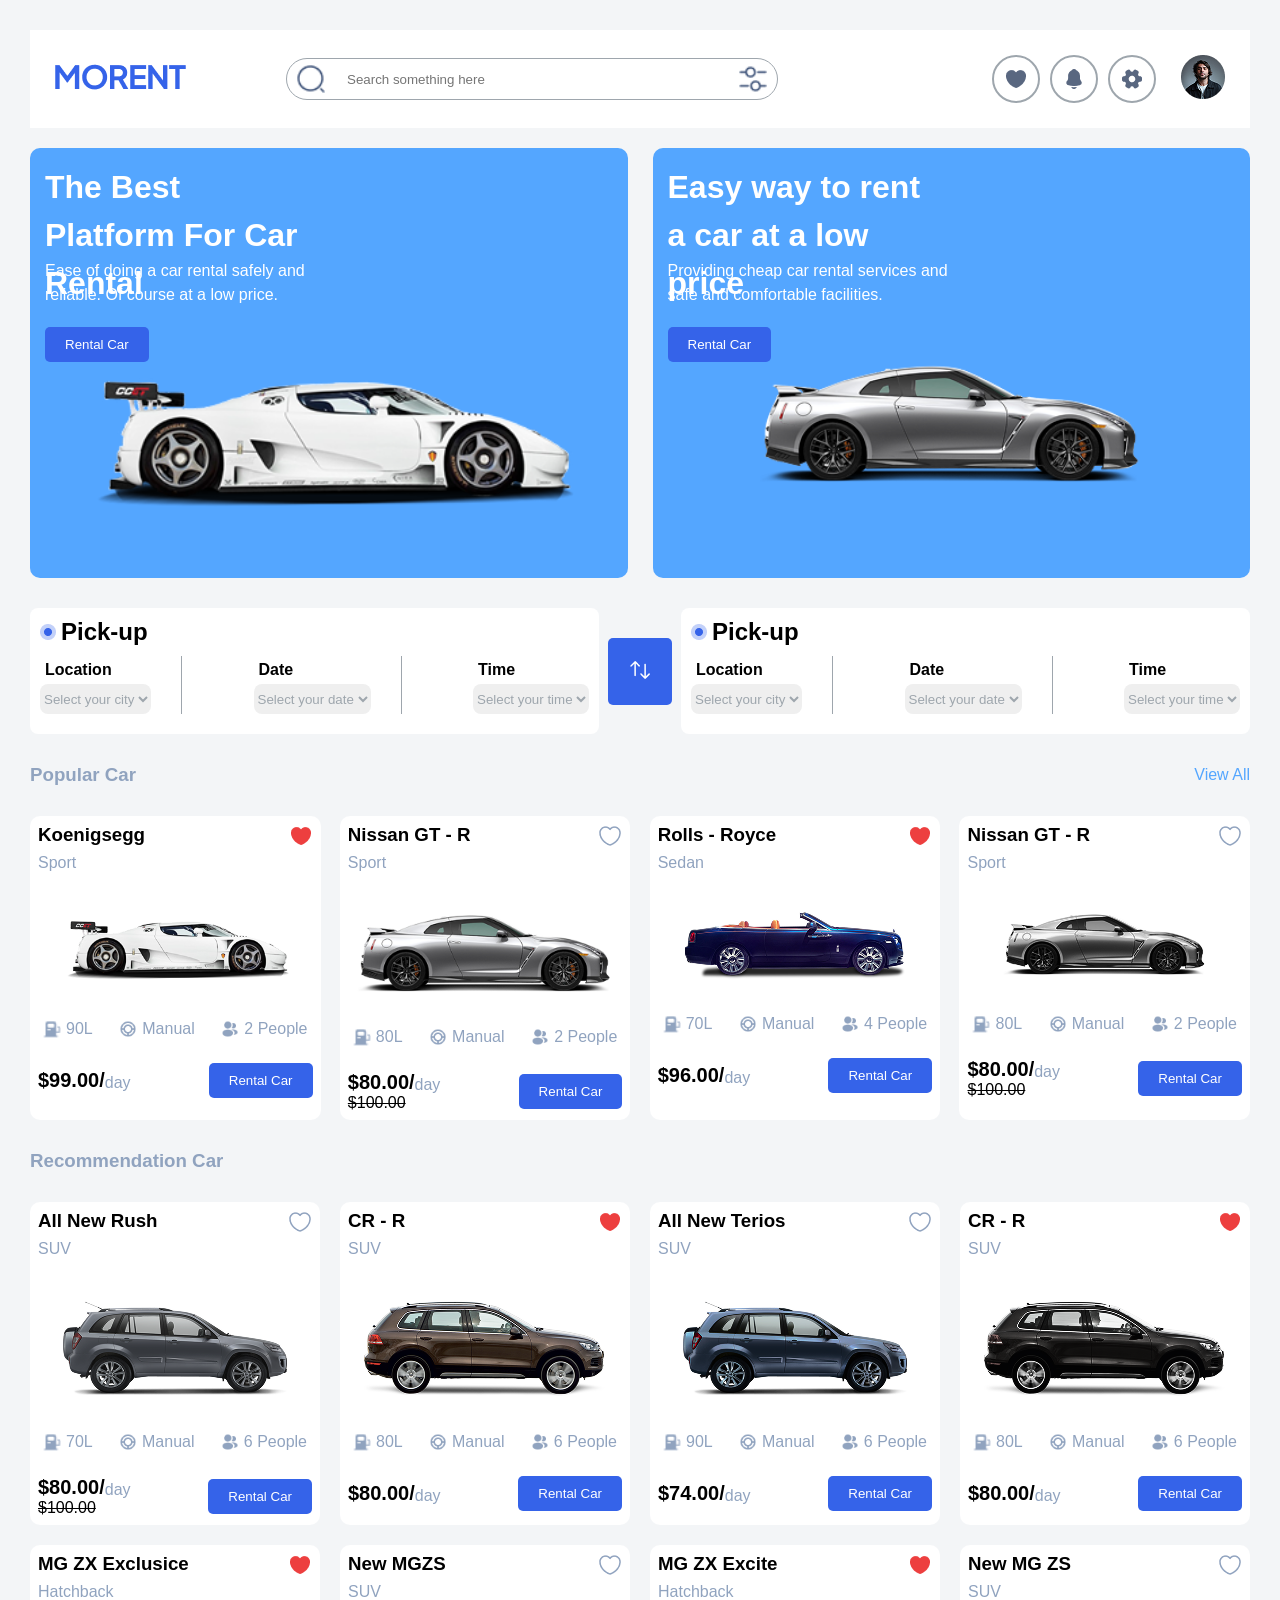
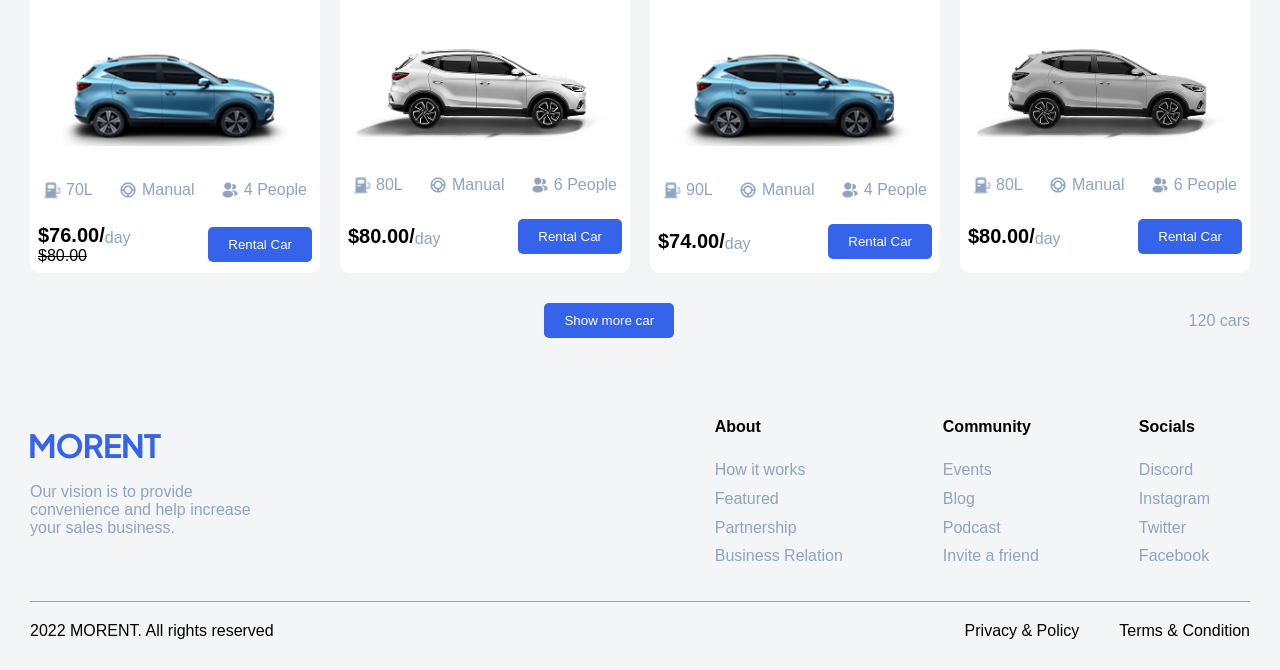
<file: index.html>
<!DOCTYPE html>
<html lang="en">

<head>
  <meta charset="UTF-8">
  <meta name="viewport" content="width=device-width, initial-scale=1.0">
  <link rel="stylesheet" href="style/style.css" />
  <title>Car Rental</title>
</head>

<body>
  <header>
    <div class="header-destop">
      <div class="group-1">
        <div class="logo">
          <img src="./images/Logo.png" alt="">
        </div>
        <div class="search-bar">
          <img class="line111" src="./images/search-normal.png" alt="">
          <input type="text" class="search-box" placeholder="Search something here">
          <img class="line222" src="./images/filter.png" alt="">
        </div>
      </div>
      <div class="group-2">
        <div class="profile">
          <img src="./images/heart.png" alt="">
          <img src="./images/notification.png" alt="">
          <img src="./images/setting-2.png" alt="">
        </div>
        <div class="pro-img">
          <img src="./images/Image-profile.png" alt="">
        </div>
      </div>
    </div>
    <!-- header for mobile -->
    <div class="mobile-header">
      <div class="logo-profile">
        <div class="file-1">
          <img src="./images/Logo.png" alt="">
        </div>
        <div class="file-2">
          <img src="./images/Image-profile.png" alt="">
        </div>
      </div>
      <div class="search-bar">
        <img class="line111" src="./images/search-normal.png" alt="">
        <input type="text" class="search-box" placeholder="Search something here">
        <img class="line222" src="./images/filter.png" alt="">
      </div>
    </div>
  </header>
  <div class="landing-page">
    <div class="display-card">
      <h3>The Best Platform For Car Rental</h3>
      <p>Ease of doing a car rental safely and reliable. Of course at a low price. </p>
      <button class="rent">Rental Car</button>
      <div class="car">
        <img src="./images/car1.png" alt="">
      </div>
    </div>
    <div class="display-card-2">
      <h3>Easy way to rent a car at a low price</h3>
      <p>Providing cheap car rental services and safe and comfortable facilities. </p>
      <button class="rent">Rental Car</button>
      <div class="car">
        <img src="./images/car2.png" alt="">
      </div>
    </div>
  </div>
  <section class="navigate">
    <div class="direction">
      <div class="destination">
        <h4><img src="./images/Mark-dot.png" alt="">Pick-up</h4>
        <div class="location">
          <div class="name">
            <p>Location</p>
            <select name="text" class="locate">
              <option value="text">Select your city</option>
              <option value="text">Yaounde</option>
              <option value="text">Douala</option>
              <option value="text">Buea</option>
              <option value="text">Limbe</option>
            </select>
          </div>
          <div class="name">
            <p>Date</p>
            <select name="text" class="locate">
              <option value="text">Select your date</option>
            </select>
          </div>
          <div class="name-tag">
            <p>Time</p>
            <select name="text" class="locate">
              <option value="text">Select your time</option>
            </select>
          </div>
        </div>
      </div>
      <div class="arrow">
        <button><img src="./images/Swap.png" alt=""></button>
      </div>
      <div class="destination">
        <h4><img src="./images/Mark-dot.png" alt="">Pick-up</h4>
        <div class="location">
          <div class="name">
            <p>Location</p>
            <select name="text" class="locate">
              <option value="text">Select your city</option>
              <option value="text">Yaounde</option>
              <option value="text">Douala</option>
              <option value="text">Buea</option>
              <option value="text">Limbe</option>
            </select>
          </div>
          <div class="name">
            <p>Date</p>
            <select name="text" class="locate">
              <option value="text">Select your date</option>
            </select>
          </div>
          <div class="name-tag">
            <p>Time</p>
            <select name="text" class="locate">
              <option value="text">Select your time</option>
            </select>
          </div>
        </div>
      </div>
    </div>
  </section>
  <main>
    <div class="pop">
      <h3>Popular Car</h3>
      <span>View All</span>
    </div>
    <div class="description">
      <!-- car card-1 -->
      <div class="car-details">
        <div class="car-11">
          <div class="car-descript">
            <h3>Koenigsegg</h3>
            <p>Sport</p>
          </div>
          <div class="like">
            <img src="./images/Like-car.png" alt="">
          </div>
        </div>
        <div class="car-sec">
          <div class="car-block1">
            <img src="./images/car1.png" alt="">
          </div>
          <div class="functions">
            <span><img src="./images/gas-station.png" alt="">90L</span>
            <span><img src="./images/manual.png" alt="">Manual</span>
            <span><img src="./images/profile-2user.png" alt="">2 People</span>
          </div>
        </div>
        <div class="pricing">
          <div class="price-1">
            <span>$99.00/</span>
            <p>day</p>
          </div>
          <button class="rent">Rental Car</button>
        </div>
      </div>
      <!-- car card 2 -->
      <div class="car-details-1">
        <div class="car-11">
          <div class="car-descript">
            <h3>Nissan GT - R</h3>
            <p>Sport</p>
          </div>
          <div class="like">
            <img src="./images/unlike.png" alt="">
          </div>
        </div>
        <div class="car-sec">
          <div class="car-block1">
            <img src="./images/car2.png" alt="">
          </div>
          <div class="functions">
            <span><img src="./images/gas-station.png" alt="">80L</span>
            <span><img src="./images/manual.png" alt="">Manual</span>
            <span><img src="./images/profile-2user.png" alt="">2 People</span>
          </div>
        </div>
        <div class="pricing">
          <div class="amt">
            <div class="price-1">
              <span>$80.00/</span>
              <p>day</p>
            </div>
            <div class="tag">
              <span class="tag1">$100.00</span>
            </div>
          </div>
          <button class="rent">Rental Car</button>
        </div>
      </div>
      <!-- car card 3 -->
      <div class="car-details">
        <div class="car-11">
          <div class="car-descript">
            <h3>Rolls - Royce</h3>
            <p>Sedan</p>
          </div>
          <div class="like">
            <img src="./images/Like-car.png" alt="">
          </div>
        </div>
        <div class="car-sec">
          <div class="car-block1">
            <img src="./images/Car3.png" alt="">
          </div>
          <div class="functions">
            <span><img src="./images/gas-station.png" alt="">70L</span>
            <span><img src="./images/manual.png" alt="">Manual</span>
            <span><img src="./images/profile-2user.png" alt="">4 People</span>
          </div>
        </div>
        <div class="pricing">
          <div class="price-1">
            <span>$96.00/</span>
            <p>day</p>
          </div>
          <button class="rent">Rental Car</button>
        </div>
      </div>
      <!-- car card 4 -->
      <div class="car-details-1">
        <div class="car-11">
          <div class="car-descript">
            <h3>Nissan GT - R</h3>
            <p>Sport</p>
          </div>
          <div class="like">
            <img src="./images/unlike.png" alt="">
          </div>
        </div>
        <div class="car-sec">
          <div class="car-block1">
            <a href="detail.html"><img src="./images/Car4.png" alt=""></a>
          </div>
          <div class="functions">
            <span><img src="./images/gas-station.png" alt="">80L</span>
            <span><img src="./images/manual.png" alt="">Manual</span>
            <span><img src="./images/profile-2user.png" alt="">2 People</span>
          </div>
        </div>
        <div class="pricing">
          <div class="amt">
            <div class="price-1">
              <span>$80.00/</span>
              <p>day</p>
            </div>
            <div class="tag">
              <span class="tag1">$100.00</span>
            </div>
          </div>
          <button class="rent">Rental Car</button>
        </div>
      </div>
    </div>
  </main>
  <section>
    <div class="pop">
      <h3>Recommendation Car</h3>
    </div>
    <div class="recomendation">
      <div class="car-details-sec">
        <div class="car-11">
          <div class="car-descript">
            <h3>All New Rush</h3>
            <p>SUV</p>
          </div>
          <div class="like">
            <img src="./images/unlike.png" alt="">
          </div>
        </div>
        <div class="car-sec1">
          <div class="car-block">
            <img src="./images/suv1.png" alt="">
          </div>
          <div class="function-details">
            <span><img src="./images/gas-station.png" alt="">70L</span>
            <span><img src="./images/manual.png" alt="">Manual</span>
            <span><img src="./images/profile-2user.png" alt="">6 People</span>
          </div>
        </div>
        <div class="pricing">
          <div class="amt">
            <div class="price-1">
              <span>$80.00/</span>
              <p>day</p>
            </div>
            <div class="tag">
              <span class="tag1">$100.00</span>
            </div>
          </div>
          <button class="rent">Rental Car</button>
        </div>
      </div>
      <!-- card 2 -->
      <div class="car-details-11">
        <div class="car-11">
          <div class="car-descript">
            <h3>CR - R</h3>
            <p>SUV</p>
          </div>
          <div class="like">
            <img src="./images/Like-car.png" alt="">
          </div>
        </div>
        <div class="car-sec1">
          <div class="car-block">
            <img src="./images/suv2.png" alt="">
          </div>
          <div class="function-details">
            <span><img src="./images/gas-station.png" alt="">80L</span>
            <span><img src="./images/manual.png" alt="">Manual</span>
            <span><img src="./images/profile-2user.png" alt="">6 People</span>
          </div>
        </div>
        <div class="pricing">
          <div class="price-1">
            <span>$80.00/</span>
            <p>day</p>
          </div>
          <button class="rent">Rental Car</button>
        </div>
      </div>
      <!-- card 3 -->
      <div class="car-details-11">
        <div class="car-11">
          <div class="car-descript">
            <h3>All New Terios</h3>
            <p>SUV</p>
          </div>
          <div class="like">
            <img src="./images/unlike.png" alt="">
          </div>
        </div>
        <div class="car-sec1">
          <div class="car-block">
            <img src="./images/suv3.png" alt="">
          </div>
          <div class="function-details">
            <span><img src="./images/gas-station.png" alt="">90L</span>
            <span><img src="./images/manual.png" alt="">Manual</span>
            <span><img src="./images/profile-2user.png" alt="">6 People</span>
          </div>
        </div>
        <div class="pricing">
          <div class="price-1">
            <span>$74.00/</span>
            <p>day</p>
          </div>
          <button class="rent">Rental Car</button>
        </div>
      </div>
      <!-- card 4 -->
      <div class="car-details-11">
        <div class="car-11">
          <div class="car-descript">
            <h3>CR - R</h3>
            <p>SUV</p>
          </div>
          <div class="like">
            <img src="./images/Like-car.png" alt="">
          </div>
        </div>
        <div class="car-sec1">
          <div class="car-block">
            <img src="./images/suv4.png" alt="">
          </div>
          <div class="function-details">
            <span><img src="./images/gas-station.png" alt="">80L</span>
            <span><img src="./images/manual.png" alt="">Manual</span>
            <span><img src="./images/profile-2user.png" alt="">6 People</span>
          </div>
        </div>
        <div class="pricing">
          <div class="price-1">
            <span>$80.00/</span>
            <p>day</p>
          </div>
          <button class="rent">Rental Car</button>
        </div>
      </div>
      <!-- card 5 -->
      <div class="car-details-sec">
        <div class="car-11">
          <div class="car-descript">
            <h3>MG ZX Exclusice</h3>
            <p>Hatchback</p>
          </div>
          <div class="like">
            <img src="./images/Like-car.png" alt="">
          </div>
        </div>
        <div class="car-sec1">
          <div class="car-block">
            <img src="./images/suv5.png" alt="">
          </div>
          <div class="function-details">
            <span><img src="./images/gas-station.png" alt="">70L</span>
            <span><img src="./images/manual.png" alt="">Manual</span>
            <span><img src="./images/profile-2user.png" alt="">4 People</span>
          </div>
        </div>
        <div class="pricing">
          <div class="amt">
            <div class="price-1">
              <span>$76.00/</span>
              <p>day</p>
            </div>
            <div class="tag">
              <span class="tag1">$80.00</span>
            </div>
          </div>
          <button class="rent">Rental Car</button>
        </div>
      </div>
      <!-- card 6 -->
      <div class="car-details-11">
        <div class="car-11">
          <div class="car-descript">
            <h3>New MGZS</h3>
            <p>SUV</p>
          </div>
          <div class="like">
            <img src="./images/unlike.png" alt="">
          </div>
        </div>
        <div class="car-sec1">
          <div class="car-block">
            <img src="./images/suv6.png" alt="">
          </div>
          <div class="function-details">
            <span><img src="./images/gas-station.png" alt="">80L</span>
            <span><img src="./images/manual.png" alt="">Manual</span>
            <span><img src="./images/profile-2user.png" alt="">6 People</span>
          </div>
        </div>
        <div class="pricing">
          <div class="price-1">
            <span>$80.00/</span>
            <p>day</p>
          </div>
          <button class="rent">Rental Car</button>
        </div>
      </div>
      <!-- card 7 -->
      <div class="car-details-11">
        <div class="car-11">
          <div class="car-descript">
            <h3>MG ZX Excite</h3>
            <p>Hatchback</p>
          </div>
          <div class="like">
            <img src="./images/Like-car.png" alt="">
          </div>
        </div>
        <div class="car-sec1">
          <div class="car-block">
            <img src="./images/suv7.png" alt="">
          </div>
          <div class="function-details">
            <span><img src="./images/gas-station.png" alt="">90L</span>
            <span><img src="./images/manual.png" alt="">Manual</span>
            <span><img src="./images/profile-2user.png" alt="">4 People</span>
          </div>
        </div>
        <div class="pricing">
          <div class="price-1">
            <span>$74.00/</span>
            <p>day</p>
          </div>
          <button class="rent">Rental Car</button>
        </div>
      </div>
      <!-- card 8 -->
      <div class="car-details-11">
        <div class="car-11">
          <div class="car-descript">
            <h3>New MG ZS</h3>
            <p>SUV</p>
          </div>
          <div class="like">
            <img src="./images/unlike.png" alt="">
          </div>
        </div>
        <div class="car-sec1">
          <div class="car-block">
            <img src="./images/suv8.png" alt="">
          </div>
          <div class="function-details">
            <span><img src="./images/gas-station.png" alt="">80L</span>
            <span><img src="./images/manual.png" alt="">Manual</span>
            <span><img src="./images/profile-2user.png" alt="">6 People</span>
          </div>
        </div>
        <div class="pricing">
          <div class="price-1">
            <span>$80.00/</span>
            <p>day</p>
          </div>
          <button class="rent">Rental Car</button>
        </div>
      </div>
  </section>
  <div class="line-end">
    <div class="grade"></div>
    <div class="btn-1">
      <button class="rent"><a href="./detail.html">Show more car</a></button>
    </div>
    <div class="grade-22">
      <p>120 cars</p>
    </div>
  </div>
  </div>
  <!-- footer section -->
  <footer>
    <div class="footer-details">
      <div class="side">
        <img src="./images/Logo.png" alt="">
        <p>Our vision is to provide convenience and help increase your sales business.</p>
      </div>
      <div class="footer-list">
        <div class="sec-1">
          <div class="about">
            <h4>About</h4>
            <span class="doc">How it works</span>
            <span class="doc">Featured</span>
            <span class="doc">Partnership</span>
            <span class="doc">Business Relation</span>
          </div>
          <div class="community">
            <h4>Community</h4>
            <span class="doc">Events</span>
            <span class="doc">Blog</span>
            <span class="doc">Podcast</span>
            <span class="doc">Invite a friend</span>
          </div>
        </div>
        <div class="social">
          <h4>Socials</h4>
          <span class="doc">Discord</span>
          <span class="doc">Instagram</span>
          <span class="doc">Twitter</span>
          <span class="doc">Facebook</span>
        </div>
      </div>
    </div>
    <div class="ending-1">
      <span class="end">Privacy & Policy</span>
      <span class="end">Terms & Condition</span>
    </div>
    <div class="foot-ending">
      <p>2022 MORENT. All rights reserved</p>
      <div class="ending">
        <span>Privacy & Policy</span>
        <span>Terms & Condition</span>
      </div>
    </div>
  </footer>
</body>

</html>
</file>
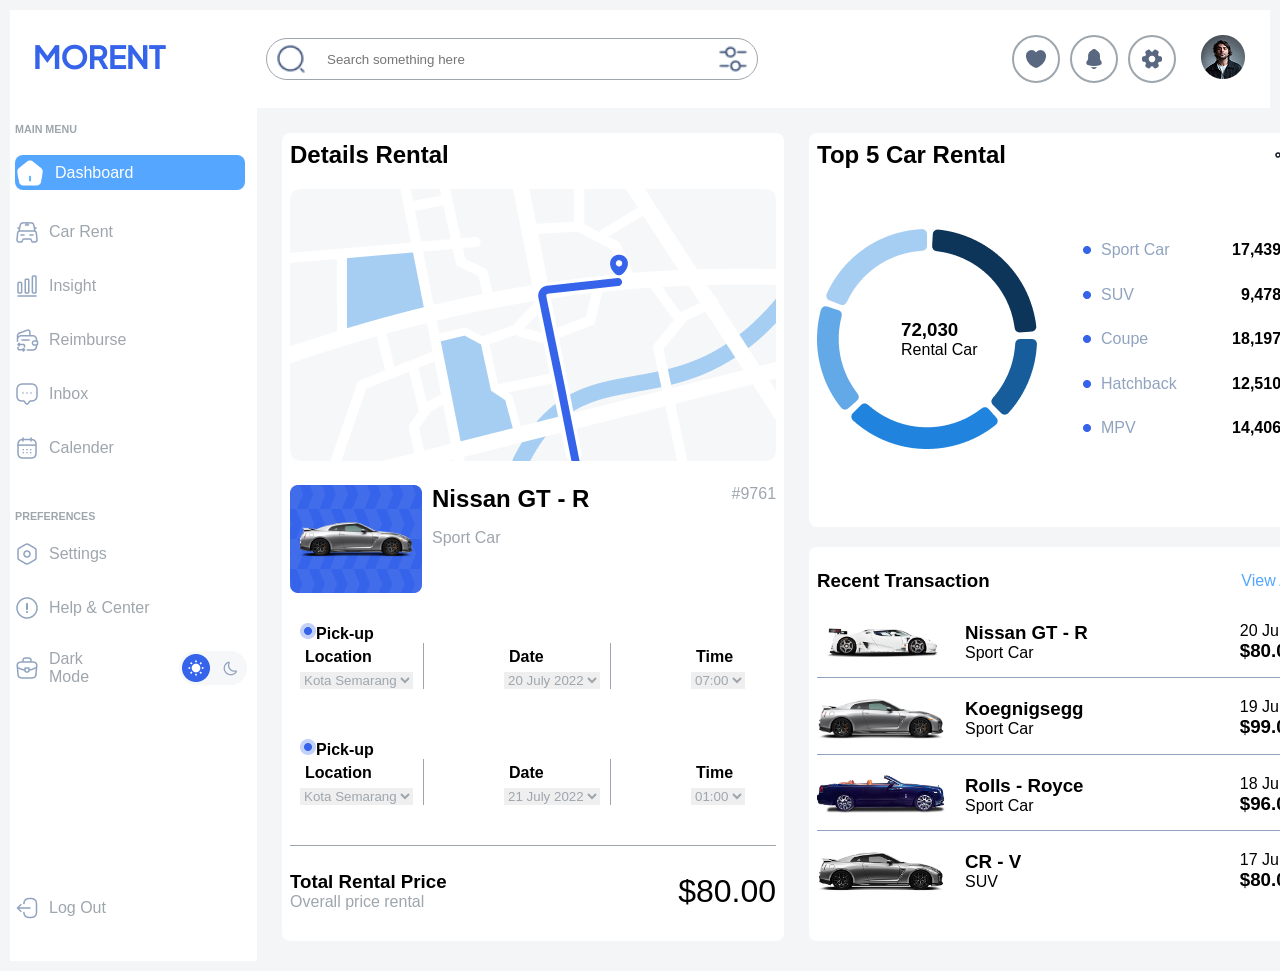
<file: admin.html>
<!DOCTYPE html>
<html lang="en">
  <head>
    <meta charset="UTF-8" />
    <meta name="viewport" content="width=device-width, initial-scale=1.0" />
    <link rel="stylesheet" href="style/admin.css" />
    <title>Document</title>
  </head>
  <body>
    <header>
      <div class="header-destop">
        <div class="group-1">
          <div class="logo">
            <a href="index.html"><img src="./images/Logo.png" alt=""></a>
          </div>
          <div class="search-bar">
            <img class="line111" src="./images/search-normal.png" alt="" />
            <input
              type="text"
              class="search-box"
              placeholder="Search something here"
            />
            <img class="line222" src="./images/filter.png" alt="" />
          </div>
        </div>
        <div class="group-2">
          <div class="profile">
            <img src="./images/heart.png" alt="" />
            <img src="./images/notification.png" alt="" />
            <img src="./images/setting-2.png" alt="" />
          </div>
          <div class="pro-img">
            <img src="./images/Image-profile.png" alt="" />
          </div>
        </div>
      </div>
      <!-- header for mobile -->
      <div class="mobile-header">
        <div class="logo-profile">
          <div class="file-1">
            <img src="./images/menu.png" alt="" />
          </div>
          <div class="file-2">
            <img src="./images/Image-profile.png" alt="" />
          </div>
        </div>
        <div class="logo">
            <a href="index.html"><img src="./images/Logo.png" alt=""></a>
        </div>
        <div class="search-bar">
          <img class="line111" src="./images/search-normal.png" alt="" />
          <input
            type="text"
            class="search-box"
            placeholder="Search something here"
          />
          <img class="line222" src="./images/filter.png" alt="" />
        </div>
      </div>
    </header>
    <main>
      <div class="main-container">
        <div class="options">
          <div class="menu">
            <h6>MAIN MENU</h6>
            <div class="dash-board">
              <span class="dash-blue"
                ><img src="./images/dashboard.png" alt="" />Dashboard</span
              >
              <span class="dash"
                ><img src="./images/car.png" alt="" />Car Rent</span
              >
              <span class="dash"
                ><img src="./images/chart.png" alt="" />Insight</span
              >
              <span class="dash"
                ><img
                  src="./images/empty-wallet-change.png"
                  alt=""
                />Reimburse</span
              >
              <span class="dash"
                ><img src="./images/message.png" alt="" />Inbox</span
              >
              <span class="dash"
                ><img src="./images/calendar.png" alt="" />Calender</span
              >
            </div>
            <h6>PREFERENCES</h6>
            <div class="dash-board">
              <span class="dash"
                ><img src="./images/setting.png" alt="" />Settings</span
              >
              <span class="dash"
                ><img src="./images/info-circle.png" alt="" />Help &
                Center</span
              >
              <span class="dash-light"
                ><img src="./images/briefcase.png" alt="" />Dark Mode
                <img class="light" src="./images/dark-mode.png" alt=""
              /></span>
            </div>
            <div class="dash-board">
              <span class="dash-log"
                ><img src="./images/logout.png" alt="" />Log Out</span
              >
            </div>
          </div>
        </div>
        <div class="chart-detail">
          <div class="numbers-11">
            <div class="rental">
              <h2>Details Rental</h2>
              <img src="./images/Maps.png" alt="" />
            </div>
            <div class="sport">
              <div class="brand">
                <img src="./images/aligh-car.png" alt="" />
                <div class="brand-11">
                  <h2>Nissan GT - R</h2>
                  <p>Sport Car</p>
                </div>
              </div>
              <span>#9761</span>
            </div>
            <div class="detail-container-2">
              <div class="personal-info-33">
                <p><img src="./images/Mark-dot.png" alt="" />Pick-Up</p>
                <div class="grid">
                  <div class="name">
                    <p>Location</p>
                    <select name="text" class="promo">
                      <option value="text">Select your city</option>
                      <option value="text">Yaounde</option>
                      <option value="text">Douala</option>
                      <option value="text">Buea</option>
                      <option value="text">Limbe</option>
                    </select>
                  </div>
                  <div class="name">
                    <p>Date</p>
                    <select name="text" class="promo">
                      <option value="text">Select your date</option>
                    </select>
                  </div>
                  <div class="name">
                    <p>Time</p>
                    <select name="text" class="promo">
                      <option value="text">Select your time</option>
                    </select>
                  </div>
                </div>
              </div>
              <!-- drop off -->
              <div class="personal-info-44">
                <p><img src="./images/Mark-dot.png" alt="" />Drop-Off</p>
                <div class="grid">
                  <div class="name">
                    <p>Location</p>
                    <select name="text" class="promo">
                      <option value="text">Select your city</option>
                      <option value="text">Yaounde</option>
                      <option value="text">Douala</option>
                      <option value="text">Buea</option>
                      <option value="text">Limbe</option>
                    </select>
                  </div>
                  <div class="name">
                    <p>Date</p>
                    <select name="text" class="promo">
                      <option value="text">Select your date</option>
                    </select>
                  </div>
                  <div class="name">
                    <p>Time</p>
                    <select name="text" class="promo">
                      <option value="text">Select your time</option>
                    </select>
                  </div>
                </div>
              </div>
            </div>
            <!-- location card -->
            <div class="direction">
              <div class="destination">
                <h4><img src="./images/Mark-dot.png" alt="" />Pick-up</h4>
                <div class="location">
                  <div class="name">
                    <p>Location</p>
                    <select name="text" class="locate">
                      <option value="text">Kota Semarang</option>
                      <option value="text">Yaounde</option>
                      <option value="text">Douala</option>
                      <option value="text">Buea</option>
                      <option value="text">Limbe</option>
                    </select>
                  </div>
                  <div class="name">
                    <p>Date</p>
                    <select name="text" class="locate">
                      <option value="text">20 July 2022</option>
                    </select>
                  </div>
                  <div class="name-tag">
                    <p>Time</p>
                    <select name="text" class="locate">
                      <option value="text">07:00</option>
                    </select>
                  </div>
                </div>
              </div>
              <div class="destination">
                <h4><img src="./images/Mark-dot.png" alt="" />Pick-up</h4>
                <div class="location">
                  <div class="name">
                    <p>Location</p>
                    <select name="text" class="locate">
                      <option value="text">Kota Semarang</option>
                      <option value="text">Yaounde</option>
                      <option value="text">Douala</option>
                      <option value="text">Buea</option>
                      <option value="text">Limbe</option>
                    </select>
                  </div>
                  <div class="name">
                    <p>Date</p>
                    <select name="text" class="locate">
                      <option value="text">21 July 2022</option>
                    </select>
                  </div>
                  <div class="name-tag">
                    <p>Time</p>
                    <select name="text" class="locate">
                      <option value="text">01:00</option>
                    </select>
                  </div>
                </div>
              </div>
            </div>
            <div class="price">
              <div class="trim">
                <h3>Total Rental Price</h3>
                <p>Overall price rental</p>
              </div>
              <span class="tim">$80.00</span>
            </div>
          </div>
          <div class="dispay-grid">
            <div class="numbers-22">
              <div class="top">
                <h2>Top 5 Car Rental</h2>
                <img src="./images/loading-dots.png" alt="" />
              </div>
              <div class="chart-board">
                <div class="diagram">
                  <img src="./images/Chart-rating.png" alt="" />
                  <div class="gram">
                    <h3>72,030</h3>
                    <span>Rental Car</span>
                  </div>
                </div>
                <div class="category">
                  <div class="detail">
                    <span class="dots"
                      ><img src="./images/dot.png" alt="" />Sport Car</span
                    >
                    <span class="dots-11">17,439</span>
                  </div>
                  <div class="detail">
                    <span class="dots"
                      ><img src="./images/dot.png" alt="" />SUV</span
                    >
                    <span class="dots-11">9,478</span>
                  </div>
                  <div class="detail">
                    <span class="dots"
                      ><img src="./images/dot.png" alt="" />Coupe</span
                    >
                    <span class="dots-11">18,197</span>
                  </div>
                  <div class="detail">
                    <span class="dots"
                      ><img src="./images/dot.png" alt="" />Hatchback</span
                    >
                    <span class="dots-11">12,510</span>
                  </div>
                  <div class="detail">
                    <span class="dots"
                      ><img src="./images/dot.png" alt="" />MPV</span
                    >
                    <span class="dots-11">14,406</span>
                  </div>
                </div>
              </div>
            </div>
            <div class="numbers-33">
              <div class="pop">
                <h3>Recent Transaction</h3>
                <span>View All</span>
              </div>
              <div class="transaction">
                <div class="recent">
                  <img src="./images/car1.png" alt="" />
                  <div class="recent-transac">
                    <h3>Nissan GT - R</h3>
                    <span>Sport Car</span>
                  </div>
                </div>
                <div class="aside">
                  <span>20 July</span>
                  <h3>$80.00</h3>
                </div>
              </div>
              <!-- transaction 2 -->
              <div class="transaction">
                <div class="recent">
                  <img src="./images/car2.png" alt="" />
                  <div class="recent-transac">
                    <h3>Koegnigsegg</h3>
                    <span>Sport Car</span>
                  </div>
                </div>
                <div class="aside">
                  <span>19 July</span>
                  <h3>$99.00</h3>
                </div>
              </div>
              <!-- transaction 3 -->
              <div class="transaction">
                <div class="recent">
                  <img src="./images/Car3.png" alt="" />
                  <div class="recent-transac">
                    <h3>Rolls - Royce</h3>
                    <span>Sport Car</span>
                  </div>
                </div>
                <div class="aside">
                  <span>18 July</span>
                  <h3>$96.00</h3>
                </div>
              </div>
              <!-- transaction 4 -->
              <div class="transaction-4">
                <div class="recent">
                  <img src="./images/Car4.png" alt="" />
                  <div class="recent-transac">
                    <h3>CR - V</h3>
                    <span>SUV</span>
                  </div>
                </div>
                <div class="aside">
                  <span>17 July</span>
                  <h3>$80.00</h3>
                </div>
              </div>
            </div>
          </div>
        </div>
      </div>
    </main>
  </body>
</html>
</file>
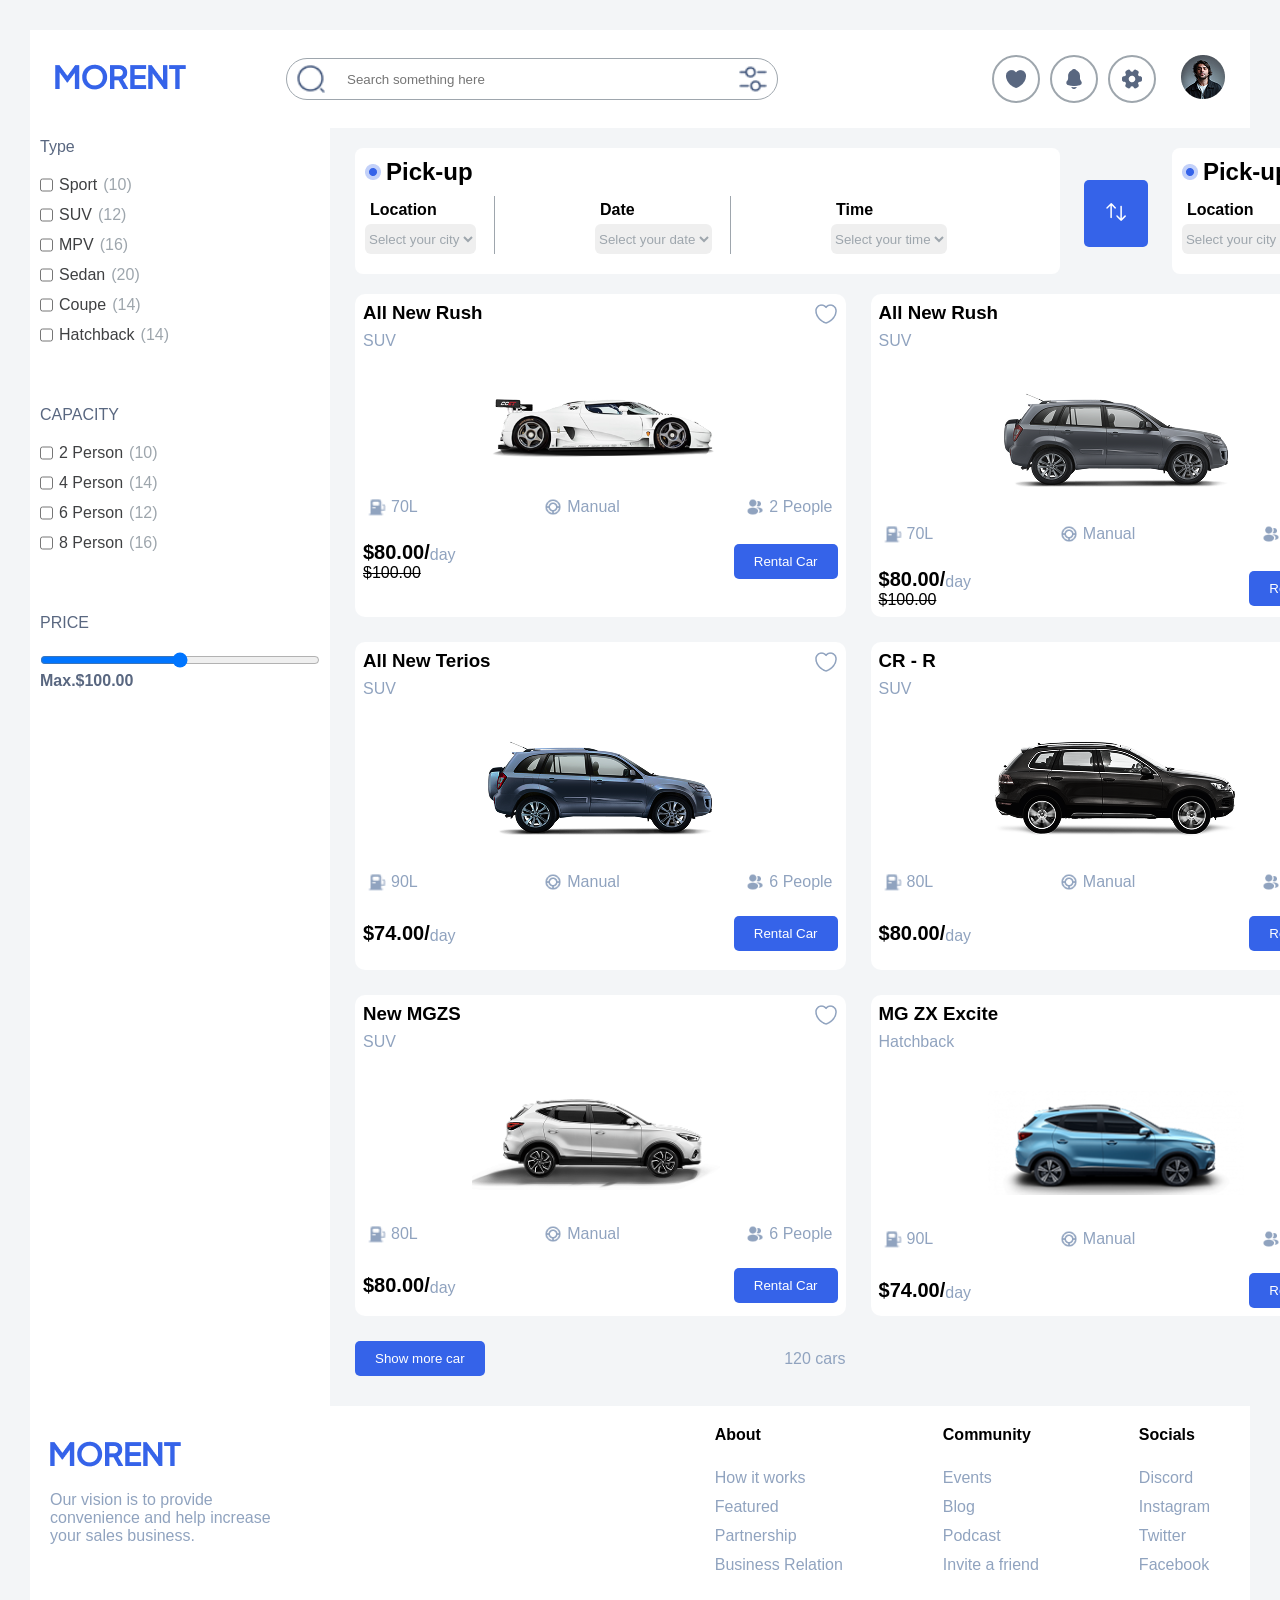
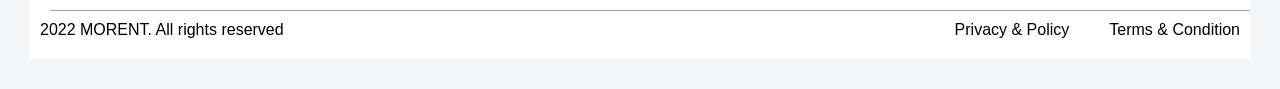
<file: detail.html>
<!DOCTYPE html>
<html lang="en">

<head>
  <meta charset="UTF-8">
  <meta name="viewport" content="width=device-width, initial-scale=1.0">
  <link rel="stylesheet" href="style/detail.css" />
  <title>Document</title>
</head>

<body>
  <header>
    <div class="header-destop">
      <div class="group-1">
        <div class="logo">
          <a href="index.html"><img src="./images/Logo.png" alt=""></a>
        </div>
        <div class="search-bar">
          <img class="line111" src="./images/search-normal.png" alt="">
          <input type="text" class="search-box" placeholder="Search something here">
          <img class="line222" src="./images/filter.png" alt="">
        </div>
      </div>
      <div class="group-2">
        <div class="profile">
          <img src="./images/heart.png" alt="">
          <img src="./images/notification.png" alt="">
          <img src="./images/setting-2.png" alt="">
        </div>
        <div class="pro-img">
          <img src="./images/Image-profile.png" alt="">
        </div>
      </div>
    </div>
    <!-- header for mobile -->
    <div class="mobile-header">
      <div class="logo-profile">
        <div class="file-1">
          <img src="./images/menu.png" alt="">
        </div>
        <div class="file-2">
          <img src="./images/Image-profile.png" alt="">
        </div>
      </div>
      <div class="logo">
        <a href="index.html"><img src="./images/Logo.png" alt=""></a>
      </div>
      <div class="search-bar">
        <img class="line111" src="./images/search-normal.png" alt="">
        <input type="text" class="search-box" placeholder="Search something here">
        <img class="line222" src="./images/filter.png" alt="">
      </div>
    </div>
  </header>
  <section>
    <div class="types">
      <div class="model">
        <div class="class-model-1">
          <h4>Type</h4>
          <div class="checks">
            <input type="checkbox">Sport <span class="suv">(10)</span>
          </div>
          <div class="checks">
            <input type="checkbox">SUV <span class="suv">(12)</span>
          </div>
          <div class="checks">
            <input type="checkbox">MPV <span class="suv">(16)</span>
          </div>
          <div class="checks">
            <input type="checkbox">Sedan <span class="suv">(20)</span>
          </div>
          <div class="checks">
            <input type="checkbox">Coupe <span class="suv">(14)</span>
          </div>
          <div class="checks">
            <input type="checkbox">Hatchback <span class="suv">(14)</span>
          </div>
        </div>
        <div class="class-model-2">
          <h4>CAPACITY</h4>
          <div class="checks">
            <input type="checkbox">2 Person <span class="suv">(10)</span>
          </div>
          <div class="checks">
            <input type="checkbox">4 Person <span class="suv">(14)</span>
          </div>
          <div class="checks">
            <input type="checkbox">6 Person <span class="suv">(12)</span>
          </div>
          <div class="checks">
            <input type="checkbox">8 Person <span class="suv">(16)</span>
          </div>
        </div>
        <div class="class-model-3">
          <h4>PRICE</h4>
          <input class="range" type="range">
          <p>Max.$100.00</p>
        </div>
      </div>
      <div class="movements">
        <div class="direction">
          <div class="destination">
            <h4><img src="./images/Mark-dot.png" alt="">Pick-up</h4>
            <div class="location">
              <div class="name">
                <p>Location</p>
                <select name="text" class="locate">
                  <option value="text">Select your city</option>
                  <option value="text">Yaounde</option>
                  <option value="text">Douala</option>
                  <option value="text">Buea</option>
                  <option value="text">Limbe</option>
                </select>
              </div>
              <div class="name">
                <p>Date</p>
                <select name="text" class="locate">
                  <option value="text">Select your date</option>
                </select>
              </div>
              <div class="name-tag">
                <p>Time</p>
                <select name="text" class="locate">
                  <option value="text">Select your time</option>
                </select>
              </div>
            </div>
          </div>
          <div class="arrow">
            <button><img src="./images/Swap.png" alt=""></button>
          </div>
          <div class="destination">
            <h4><img src="./images/Mark-dot.png" alt="">Pick-up</h4>
            <div class="location">
              <div class="name">
                <p>Location</p>
                <select name="text" class="locate">
                  <option value="text">Select your city</option>
                  <option value="text">Yaounde</option>
                  <option value="text">Douala</option>
                  <option value="text">Buea</option>
                  <option value="text">Limbe</option>
                </select>
              </div>
              <div class="name">
                <p>Date</p>
                <select name="text" class="locate">
                  <option value="text">Select your date</option>
                </select>
              </div>
              <div class="name-tag">
                <p>Time</p>
                <select name="text" class="locate">
                  <option value="text">Select your time</option>
                </select>
              </div>
            </div>
          </div>
        </div>
        <div class="recomendation">
          <!-- card repeat -->
          <div class="car-details-sec">
            <div class="car-11">
              <div class="car-descript">
                <h3>All New Rush</h3>
                <p>SUV</p>
              </div>
              <div class="like">
                <img src="./images/unlike.png" alt="">
              </div>
            </div>
            <div class="car-sec1">
              <div class="car-block">
                <img src="./images/car1.png" alt="">
              </div>
              <div class="function-details">
                <span><img src="./images/gas-station.png" alt="">70L</span>
                <span><img src="./images/manual.png" alt="">Manual</span>
                <span><img src="./images/profile-2user.png" alt="">2 People</span>
              </div>
            </div>
            <div class="pricing">
              <div class="amt">
                <div class="price-1">
                  <span>$80.00/</span>
                  <p>day</p>
                </div>
                <div class="tag">
                  <span class="tag1">$100.00</span>
                </div>
              </div>
              <button class="rent">Rental Car</button>
            </div>
          </div>
          <div class="car-details-sec">
            <div class="car-11">
              <div class="car-descript">
                <h3>All New Rush</h3>
                <p>SUV</p>
              </div>
              <div class="like">
                <img src="./images/unlike.png" alt="">
              </div>
            </div>
            <div class="car-sec1">
              <div class="car-block1">
                <img src="./images/suv1.png" alt="">
              </div>
              <div class="function-details">
                <span><img src="./images/gas-station.png" alt="">70L</span>
                <span><img src="./images/manual.png" alt="">Manual</span>
                <span><img src="./images/profile-2user.png" alt="">6 People</span>
              </div>
            </div>
            <div class="pricing">
              <div class="amt">
                <div class="price-1">
                  <span>$80.00/</span>
                  <p>day</p>
                </div>
                <div class="tag">
                  <span class="tag1">$100.00</span>
                </div>
              </div>
              <button class="rent">Rental Car</button>
            </div>
          </div>
          <!-- card 2 -->
          <div class="car-details-11">
            <div class="car-11">
              <div class="car-descript">
                <h3>CR - R</h3>
                <p>SUV</p>
              </div>
              <div class="like">
                <img src="./images/Like-car.png" alt="">
              </div>
            </div>
            <div class="car-sec1">
              <div class="car-block1">
                <img src="./images/suv2.png" alt="">
              </div>
              <div class="function-details">
                <span><img src="./images/gas-station.png" alt="">80L</span>
                <span><img src="./images/manual.png" alt="">Manual</span>
                <span><img src="./images/profile-2user.png" alt="">6 People</span>
              </div>
            </div>
            <div class="pricing">
              <div class="price-1">
                <span>$80.00/</span>
                <p>day</p>
              </div>
              <button class="rent">Rental Car</button>
            </div>
          </div>
          <!-- card 3 -->
          <div class="car-details-11">
            <div class="car-11">
              <div class="car-descript">
                <h3>All New Terios</h3>
                <p>SUV</p>
              </div>
              <div class="like">
                <img src="./images/unlike.png" alt="">
              </div>
            </div>
            <div class="car-sec1">
              <div class="car-block1">
                <img src="./images/suv3.png" alt="">
              </div>
              <div class="function-details">
                <span><img src="./images/gas-station.png" alt="">90L</span>
                <span><img src="./images/manual.png" alt="">Manual</span>
                <span><img src="./images/profile-2user.png" alt="">6 People</span>
              </div>
            </div>
            <div class="pricing">
              <div class="price-1">
                <span>$74.00/</span>
                <p>day</p>
              </div>
              <button class="rent">Rental Car</button>
            </div>
          </div>
          <!-- card 4 -->
          <div class="car-details-11">
            <div class="car-11">
              <div class="car-descript">
                <h3>CR - R</h3>
                <p>SUV</p>
              </div>
              <div class="like">
                <img src="./images/Like-car.png" alt="">
              </div>
            </div>
            <div class="car-sec1">
              <div class="car-block1">
                <img src="./images/suv4.png" alt="">
              </div>
              <div class="function-details">
                <span><img src="./images/gas-station.png" alt="">80L</span>
                <span><img src="./images/manual.png" alt="">Manual</span>
                <span><img src="./images/profile-2user.png" alt="">6 People</span>
              </div>
            </div>
            <div class="pricing">
              <div class="price-1">
                <span>$80.00/</span>
                <p>day</p>
              </div>
              <button class="rent">Rental Car</button>
            </div>
          </div>
          <!-- card 5 -->
          <div class="car-details-sec">
            <div class="car-11">
              <div class="car-descript">
                <h3>MG ZX Exclusice</h3>
                <p>Hatchback</p>
              </div>
              <div class="like">
                <img src="./images/Like-car.png" alt="">
              </div>
            </div>
            <div class="car-sec1">
              <div class="car-block1">
                <img src="./images/suv5.png" alt="">
              </div>
              <div class="function-details">
                <span><img src="./images/gas-station.png" alt="">70L</span>
                <span><img src="./images/manual.png" alt="">Manual</span>
                <span><img src="./images/profile-2user.png" alt="">4 People</span>
              </div>
            </div>
            <div class="pricing">
              <div class="amt">
                <div class="price-1">
                  <span>$76.00/</span>
                  <p>day</p>
                </div>
                <div class="tag">
                  <span class="tag1">$80.00</span>
                </div>
              </div>
              <button class="rent">Rental Car</button>
            </div>
          </div>
          <!-- card 6 -->
          <div class="car-details-11">
            <div class="car-11">
              <div class="car-descript">
                <h3>New MGZS</h3>
                <p>SUV</p>
              </div>
              <div class="like">
                <img src="./images/unlike.png" alt="">
              </div>
            </div>
            <div class="car-sec1">
              <div class="car-block1">
                <img src="./images/suv6.png" alt="">
              </div>
              <div class="function-details">
                <span><img src="./images/gas-station.png" alt="">80L</span>
                <span><img src="./images/manual.png" alt="">Manual</span>
                <span><img src="./images/profile-2user.png" alt="">6 People</span>
              </div>
            </div>
            <div class="pricing">
              <div class="price-1">
                <span>$80.00/</span>
                <p>day</p>
              </div>
              <button class="rent">Rental Car</button>
            </div>
          </div>
          <!-- card 7 -->
          <div class="car-details-11">
            <div class="car-11">
              <div class="car-descript">
                <h3>MG ZX Excite</h3>
                <p>Hatchback</p>
              </div>
              <div class="like">
                <img src="./images/Like-car.png" alt="">
              </div>
            </div>
            <div class="car-sec1">
              <div class="car-block1">
                <img src="./images/suv7.png" alt="">
              </div>
              <div class="function-details">
                <span><img src="./images/gas-station.png" alt="">90L</span>
                <span><img src="./images/manual.png" alt="">Manual</span>
                <span><img src="./images/profile-2user.png" alt="">4 People</span>
              </div>
            </div>
            <div class="pricing">
              <div class="price-1">
                <span>$74.00/</span>
                <p>day</p>
              </div>
              <button class="rent">Rental Car</button>
            </div>
          </div>
          <!-- card 8 -->
          <div class="car-details-11">
            <div class="car-11">
              <div class="car-descript">
                <h3>New MG ZS</h3>
                <p>SUV</p>
              </div>
              <div class="like">
                <img src="./images/unlike.png" alt="">
              </div>
            </div>
            <div class="car-sec1">
              <div class="car-block1">
                <img src="./images/suv8.png" alt="">
              </div>
              <div class="function-details">
                <span><img src="./images/gas-station.png" alt="">80L</span>
                <span><img src="./images/manual.png" alt="">Manual</span>
                <span><img src="./images/profile-2user.png" alt="">6 People</span>
              </div>
            </div>
            <div class="pricing">
              <div class="price-1">
                <span>$80.00/</span>
                <p>day</p>
              </div>
              <button class="rent">Rental Car</button>
            </div>
          </div>
          <div class="line-end">
            <div class="btn-1">
              <button class="rent"><a href="./catergory.html">Show more car</a></button>
            </div>
            <p>120 cars</p>
          </div>
        </div>
      </div>
    </div>
    </div>
  </section>
  <!-- footer -->
  <footer>
    <div class="footer-details">
      <div class="side">
        <img src="./images/Logo.png" alt="">
        <p>Our vision is to provide convenience and help increase your sales business.</p>
      </div>
      <div class="footer-list">
        <div class="sec-1">
          <div class="about">
            <h4>About</h4>
            <span class="doc">How it works</span>
            <span class="doc">Featured</span>
            <span class="doc">Partnership</span>
            <span class="doc">Business Relation</span>
          </div>
          <div class="community">
            <h4>Community</h4>
            <span class="doc">Events</span>
            <span class="doc">Blog</span>
            <span class="doc">Podcast</span>
            <span class="doc">Invite a friend</span>
          </div>
        </div>
        <div class="social">
          <h4>Socials</h4>
          <span class="doc">Discord</span>
          <span class="doc">Instagram</span>
          <span class="doc">Twitter</span>
          <span class="doc">Facebook</span>
        </div>
      </div>
    </div>
    <div class="ending-1">
      <span class="end">Privacy & Policy</span>
      <span class="end">Terms & Condition</span>
    </div>
    <div class="foot-ending">
      <p>2022 MORENT. All rights reserved</p>
      <div class="ending">
        <span>Privacy & Policy</span>
        <span>Terms & Condition</span>
      </div>
    </div>
  </footer>
</body>

</html>
</file>
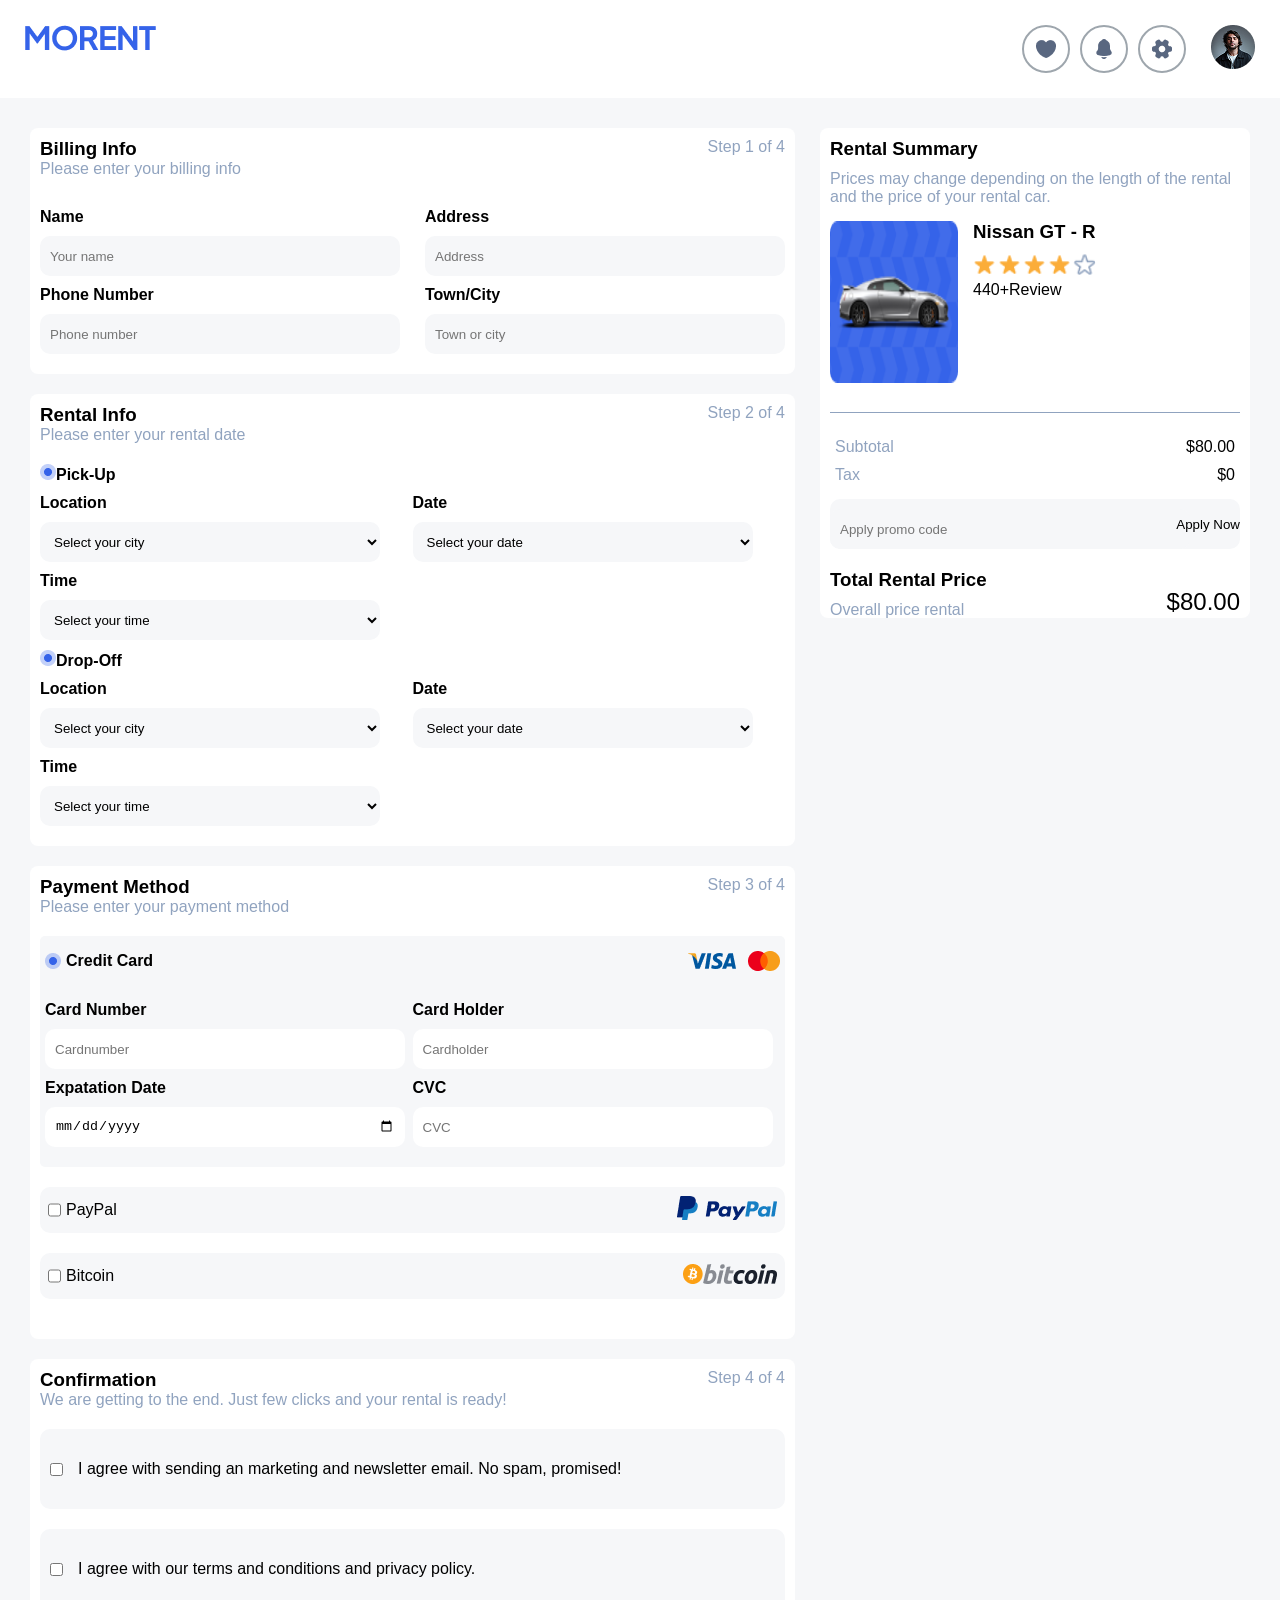
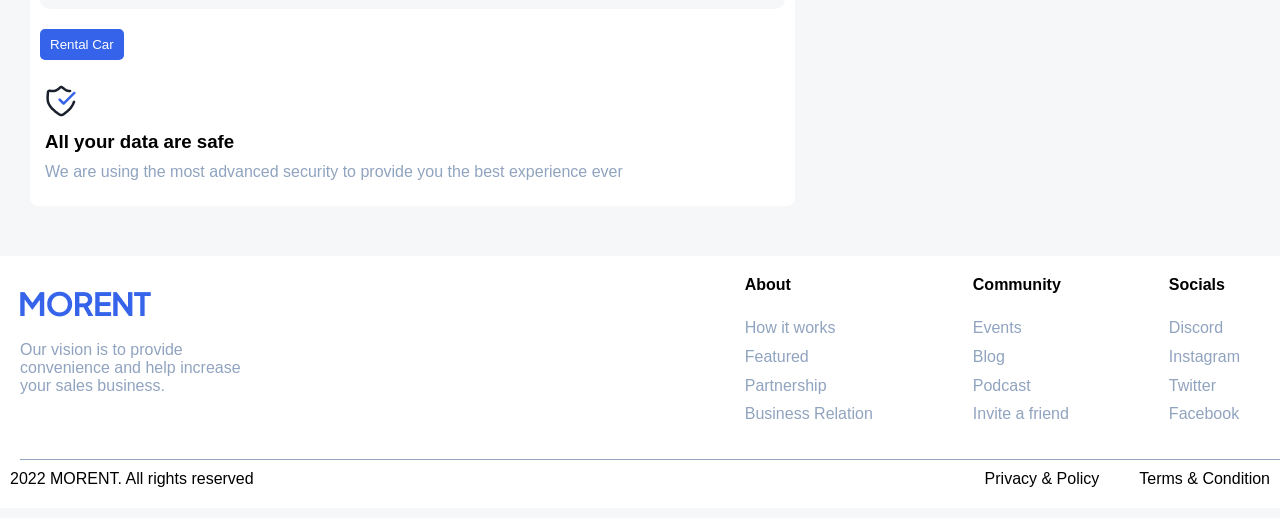
<file: payment.html>
<!DOCTYPE html>
<html lang="en">

<head>
  <meta charset="UTF-8" />
  <meta name="viewport" content="width=device-width, initial-scale=1.0" />
  <link rel="stylesheet" href="style/payment.css" />
  <title>Document</title>
</head>

<body>
  <header>
    <div class="header-destop">
      <div class="group-1">
        <div class="logo">
          <a href="index.html"><img src="./images/Logo.png" alt=""></a>
        </div>
      </div>
      <div class="group-2">
        <div class="profile">
          <img src="./images/heart.png" alt="" />
          <img src="./images/notification.png" alt="" />
          <img src="./images/setting-2.png" alt="" />
        </div>
        <div class="pro-img">
          <img src="./images/Image-profile.png" alt="" />
        </div>
      </div>
    </div>
    <!-- header for mobile -->
    <div class="mobile-header">
      <div class="logo-profile">
        <div class="file-1">
          <a href="index.html"><img src="./images/Logo.png" alt=""></a>
        </div>
        <div class="file-2">
          <img src="./images/Image-profile.png" alt="" />
        </div>
      </div>
    </div>
  </header>
  <main>
    <div class="rental-summary-11">
      <h3>Rental Summary</h3>
      <p>
        Prices may change depending on the length of the rental and the price
        of your rental car.
      </p>
      <div class="car-description">
        <div class="car-type">
          <img src="./images/aligh-car.png" alt="" />
        </div>
        <div class="car-type-22">
          <h3>Nissan GT - R</h3>
          <img src="./images/Review Star.png" alt="" />
          <span>440+Review</span>
        </div>
      </div>
      <div class="total">
        <div class="sub-total">
          <span class="sub">Subtotal</span>
          <span class="tax">$80.00</span>
        </div>
        <div class="sub-total-1">
          <span class="sub">Tax</span>
          <span class="tax">$0</span>
        </div>
      </div>
      <div class="promo-code">
        <input type="text" class="promo22" placeholder="Apply promo code" />
        <button class="apply">Apply Now</button>
      </div>
      <div class="price">
        <div class="trim">
          <h3>Total Rental Price</h3>
          <p>Overall price rental</p>
        </div>
        <span class="tim">$80.00</span>
      </div>
    </div>
    <div class="billing-info">
      <div class="billing-card">
        <div class="detail-container">
          <div class="info">
            <div class="info-1">
              <h3>Billing Info</h3>
              <p>Please enter your billing info</p>
            </div>
            <p>Step 1 of 4</p>
          </div>
          <div class="draft">
            <div class="personal-info">
              <div class="name">
                <p>Name</p>
                <input type="text" class="promo" placeholder="Your name" required />
              </div>
              <div class="name">
                <p>Phone Number</p>
                <input type="text" class="promo" placeholder="Phone number" required />
              </div>
            </div>
            <div class="personal-info-11">
              <div class="name">
                <p>Address</p>
                <input type="text" class="promo" placeholder="Address" required />
              </div>
              <div class="name">
                <p>Town/City</p>
                <input type="text" class="promo" placeholder="Town or city" required />
              </div>
            </div>
          </div>
        </div>
        <!-- rental info card -->
        <div class="detail-container-2">
          <div class="info">
            <div class="info-1">
              <h3>Rental Info</h3>
              <p>Please enter your rental date</p>
            </div>
            <p>Step 2 of 4</p>
          </div>
          <div class="personal-info-33">
            <p><img src="./images/Mark-dot.png" alt="" />Pick-Up</p>
            <div class="grid">
              <div class="name">
                <p>Location</p>
                <select name="text" class="promo">
                  <option value="text">Select your city</option>
                  <option value="text">Yaounde</option>
                  <option value="text">Douala</option>
                  <option value="text">Buea</option>
                  <option value="text">Limbe</option>
                </select>
              </div>
              <div class="name">
                <p>Date</p>
                <select name="text" class="promo">
                  <option value="text">Select your date</option>
                </select>
              </div>
              <div class="name">
                <p>Time</p>
                <select name="text" class="promo">
                  <option value="text">Select your time</option>
                </select>
              </div>
            </div>
          </div>
          <!-- drop off -->
          <div class="personal-info-44">
            <p><img src="./images/Mark-dot.png" alt="" />Drop-Off</p>
            <div class="grid">
              <div class="name">
                <p>Location</p>
                <select name="text" class="promo">
                  <option value="text">Select your city</option>
                  <option value="text">Yaounde</option>
                  <option value="text">Douala</option>
                  <option value="text">Buea</option>
                  <option value="text">Limbe</option>
                </select>
              </div>
              <div class="name">
                <p>Date</p>
                <select name="text" class="promo">
                  <option value="text">Select your date</option>
                </select>
              </div>
              <div class="name">
                <p>Time</p>
                <select name="text" class="promo">
                  <option value="text">Select your time</option>
                </select>
              </div>
            </div>
          </div>
        </div>
        <!-- payment deatils -->
        <div class="payment-card">
          <div class="info">
            <div class="info-1">
              <h3>Payment Method</h3>
              <p>Please enter your payment method</p>
            </div>
            <p>Step 3 of 4</p>
          </div>
          <div class="credit-card">
            <div class="credit">
              <p><img src="./images/Mark-dot.png" alt="" />Credit Card</p>
              <img src="./images/Visa.png" alt="" />
            </div>
            <div class="grid">
              <div class="personal-info">
                <div class="name">
                  <p>Card Number</p>
                  <input type="text" class="cvc" placeholder="Cardnumber" required />
                </div>
                <div class="name">
                  <p>Expatation Date</p>
                  <input type="date" class="cvc" required />
                </div>
              </div>
              <div class="personal-info-11">
                <div class="name">
                  <p>Card Holder</p>
                  <input type="text" class="cvc" placeholder="Cardholder" required />
                </div>
                <div class="name">
                  <p>CVC</p>
                  <input type="text" class="cvc" placeholder="CVC" required />
                </div>
              </div>
            </div>
          </div>
          <div class="check-box-11">
            <div class="level">
              <input type="checkbox" class="box" />PayPal
            </div>
            <div class="paypal">
              <img src="./images/PayPal.png" alt="" />
            </div>
          </div>
          <div class="check-box-22">
            <div class="level">
              <input type="checkbox" class="box" />Bitcoin
            </div>
            <div class="paypal">
              <img src="./images/Bitcoin.png" alt="" />
            </div>
          </div>
        </div>
        <!-- confirmation card -->
        <div class="confirmation-card">
          <div class="info">
            <div class="info-1">
              <h3>Confirmation</h3>
              <p>
                We are getting to the end. Just few clicks and your rental is
                ready!
              </p>
            </div>
            <p>Step 4 of 4</p>
          </div>
          <div class="check-box-1">
            <input type="checkbox" /> I agree with sending an marketing and
            newsletter email. No spam, promised!
          </div>
          <div class="check-box-2">
            <input type="checkbox" /> I agree with our terms and conditions
            and privacy policy.
          </div>
          <div class="btn">
            <button class="rent"><a href="admin.html">Rental Car</a></button>
          </div>
          <div class="security">
            <img src="./images/ic-security-safety.png" alt="" />
            <h3>All your data are safe</h3>
            <p>
              We are using the most advanced security to provide you the best
              experience ever
            </p>
          </div>
        </div>
      </div>
      <!-- aside card -->
      <div class="rental-summary">
        <h3>Rental Summary</h3>
        <p>
          Prices may change depending on the length of the rental and the
          price of your rental car.
        </p>
        <div class="car-description">
          <div class="car-type">
            <img src="./images/aligh-car.png" alt="" />
          </div>
          <div class="car-type-22">
            <h3>Nissan GT - R</h3>
            <img src="./images/Review Star.png" alt="" />
            <span>440+Review</span>
          </div>
        </div>
        <div class="total">
          <div class="sub-total">
            <span class="sub">Subtotal</span>
            <span class="tax">$80.00</span>
          </div>
          <div class="sub-total-1">
            <span class="sub">Tax</span>
            <span class="tax">$0</span>
          </div>
        </div>
        <div class="promo-code">
          <input type="text" class="promo" placeholder="Apply promo code" />
          <button>Apply Now</button>
        </div>
        <div class="price">
          <div class="trim">
            <h3>Total Rental Price</h3>
            <p>Overall price rental</p>
          </div>
          <span class="tim">$80.00</span>
        </div>
      </div>
    </div>
  </main>
  <!-- footer section -->
  <footer>
    <div class="footer-details">
      <div class="side">
        <img src="./images/Logo.png" alt="" />
        <p>
          Our vision is to provide convenience and help increase your sales
          business.
        </p>
      </div>
      <div class="footer-list">
        <div class="sec-1">
          <div class="about">
            <h4>About</h4>
            <span class="doc">How it works</span>
            <span class="doc">Featured</span>
            <span class="doc">Partnership</span>
            <span class="doc">Business Relation</span>
          </div>
          <div class="community">
            <h4>Community</h4>
            <span class="doc">Events</span>
            <span class="doc">Blog</span>
            <span class="doc">Podcast</span>
            <span class="doc">Invite a friend</span>
          </div>
        </div>
        <div class="social">
          <h4>Socials</h4>
          <span class="doc">Discord</span>
          <span class="doc">Instagram</span>
          <span class="doc">Twitter</span>
          <span class="doc">Facebook</span>
        </div>
      </div>
    </div>
    <div class="ending-1">
      <span class="end">Privacy & Policy</span>
      <span class="end">Terms & Condition</span>
    </div>
    <div class="foot-ending">
      <p>2022 MORENT. All rights reserved</p>
      <div class="ending">
        <span class="end">Privacy & Policy</span>
        <span class="end">Terms & Condition</span>
      </div>
    </div>
  </footer>
</body>

</html>
</file>
<file: style/style.css>
* {
  margin: 0;
  padding: 0;
  box-sizing: 0;
}

@media (min-width: 1025px) {
  body {
    background-color: #f3f5f7;
    margin: 30px;
    font-family:
      "Gill Sans", "Gill Sans MT", Calibri, "Trebuchet MS", sans-serif;
  }

  header {
    background-color: #ffffff;
    padding: 25px 25px;
    margin-bottom: 20px;
  }

  .header-destop {
    display: flex;
    justify-content: space-between;
  }

  .group-1 {
    display: flex;
    align-items: center;
    gap: 100px;
  }

  .search-bar {
    align-items: center;
    display: flex;
    gap: 10px;

    img {
      height: 30px;
      color: #596780;
    }
  }

  .search-box {
    height: 40px;
    border-radius: 50px;
    padding-inline: 60px;
    color: #596780;
    border: 1px solid #9ea6ad;
    background-color: white;
    min-width: 370px;
  }

  .line111 {
    position: absolute;
    padding: 10px;
  }

  .line222 {
    margin-left: -50px;
  }

  .group-2 {
    display: flex;
    align-items: center;
    gap: 25px;
  }

  .profile {
    display: flex;
    gap: 10px;

    img {
      border-radius: 50px;
      padding: 10px;
      border: 2px solid #9ea6ad;
    }
  }

  .mobile-header {
    display: none;
  }

  .main-container {
    display: flex;
    gap: 25px;
  }

  .display-card,
  .display-card-2 {
    background-color: #54a6ff;
    border-radius: 10px;
    padding: 15px;
    color: #ffffff;
    margin-bottom: 30px;
    width: 1040px;
    height: 400px;
    border-radius: 10px;

    h3 {
      width: 272px;
      height: 96px;
      font-weight: 600;
      font-size: 32px;
      line-height: 150%;
      letter-spacing: -2%;
    }

    p {
      font-weight: 500;
      font-size: 16px;
      line-height: 150%;
      letter-spacing: -2%;
      width: 284px;
      height: 48;
      margin-bottom: 20px;
    }
  }

  .landing-page {
    display: flex;
    gap: 25px;
  }

  .rent {
    padding: 10px 20px;
    color: white;
    background-color: #3563e9;
    border-radius: 5px;
    border: none;
  }

  .rent a {
    color: #ffffff;
    text-decoration: none;
  }

  .car {
    display: flex;
    justify-content: center;

    img {
      min-width: 43vw;
    }
  }

  .display-card-2 img {
    min-width: 30vw;
  }

  .direction {
    display: flex;
    justify-content: space-between;
    align-items: center;

    h4 {
      font-size: 1.5rem;
      margin-bottom: 10px;
      align-items: center;
      display: flex;
      gap: 5px;
    }
  }

  .destination {
    background-color: #ffffff;
    border-radius: 8px;
    padding: 10px 10px 20px;
    width: 45%;
  }

  .location {
    display: flex;
    justify-content: space-between;
    gap: 70px;

    p {
      font-weight: 600;
      padding: 5px;
    }
  }

  select {
    color: #9ea6ad;
    height: 30px;
    width: 100%;
    border-radius: 8px;
    border: none;
  }

  .name {
    border-right: 1px solid #9ea6ad;
    padding-right: 30px;
  }

  button {
    background-color: #3563e9;
    padding: 20px 20px;
    border: none;
    border-radius: 5px;
    justify-self: center;
  }

  /* first card section */
  .pop {
    display: flex;
    align-items: center;
    justify-content: space-between;
    margin-top: 30px;
    margin-bottom: 30px;

    h3 {
      color: #90a3bf;
    }

    span {
      color: #54a6ff;
    }
  }

  .description {
    display: flex;
    justify-content: space-between;
  }

  .car-details,
  .car-details-1 {
    background-color: white;
    padding: 8px;
    border-radius: 10px;
    min-width: 22.5%;
  }

  .car-block img {
    min-width: 5vw;
  }

  .car-11 {
    display: flex;
    justify-content: space-between;
  }

  .car-descript p {
    color: #90a3bf;
    margin-top: 8px;
  }

  .car-block {
    margin-top: 40px;
    margin-bottom: 30px;
    display: flex;
    justify-content: center;

    img {
      max-width: 20vw;
    }
  }

  .car-block1 {
    margin-top: 40px;
    margin-bottom: 30px;
    display: flex;
    justify-content: center;

    img {
      max-width: 20vw;
    }
  }

  .functions {
    color: #90a3bf;
    margin-bottom: 20px;
    display: flex;
    gap: 10px;
    justify-content: space-between;

    span {
      padding: 5px;
      align-items: center;
      display: flex;
      gap: 5px;
    }

    img {
      height: 18px;
      width: 18px;
    }
  }

  .pricing {
    display: flex;
    justify-content: space-between;
    align-items: center;
  }

  .price-1 {
    display: flex;
    flex-wrap: wrap;

    span {
      font-weight: 700;
      font-size: 1.25rem;
      text-align: center;
    }

    p {
      color: #90a3bf;
      text-align: center;
      margin-top: 5px;
    }
  }

  /* next card section */
  .recomendation {
    display: grid;
    grid-template-columns: repeat(4, 1fr);
    gap: 20px;
  }

  .car-details-sec,
  .car-details-11 {
    background-color: white;
    padding: 8px;
    border-radius: 10px;
  }

  .function-details {
    color: #90a3bf;
    margin-bottom: 20px;
    display: flex;
    justify-content: space-between;

    span {
      padding: 5px;
      align-items: center;
      display: flex;
      gap: 5px;
    }

    img {
      height: 18px;
      width: 18px;
    }
  }

  .tag1 {
    text-decoration: line-through;
  }

  .line-end {
    display: flex;
    justify-content: space-between;
    align-items: center;
    margin-bottom: 30px;
    margin-top: 30px;

    p {
      color: #90a3bf;
      display: flex;
    }
  }

  /* footer section */
  footer {
    margin-top: 60px;
  }

  .side {
    margin-bottom: 20px;
  }

  .side img {
    margin-bottom: 20px;
  }

  .side p {
    color: #90a3bf;
    width: 250px;
  }

  .footer-details {
    display: flex;
    align-items: center;
    justify-content: space-between;
    border-bottom: 1px solid #90a3bf;
    padding-bottom: 10px;
  }

  .footer-list {
    display: flex;
    justify-content: space-between;
    align-items: center;
    gap: 100px;
    margin-right: 40px;

    h4 {
      margin-bottom: 20px;
    }
  }

  .sec-1 {
    display: flex;
    margin-top: 20px;
    margin-bottom: 20px;
    justify-content: space-between;
    gap: 100px;
  }

  .doc {
    color: #90a3bf;
    display: flex;
    line-height: 180%;
  }

  .foot-ending {
    display: flex;
    justify-content: space-between;
    margin-top: 20px;
  }

  .ending {
    display: flex;
    gap: 40px;
  }

  .ending-1 {
    display: none;
  }
}

/* tablet responsiveness */
@media (max-width: 1024px) and (min-width: 415px) {
  body {
    background-color: #f3f5f7;
    margin: 15px;
    font-family:
      "Gill Sans", "Gill Sans MT", Calibri, "Trebuchet MS", sans-serif;
  }

  header {
    background-color: #ffffff;
    padding: 15px 20px;
    margin-bottom: 20px;
  }

  .header-destop {
    display: flex;
    justify-content: space-between;
  }

  .group-1 {
    display: flex;
    align-items: center;
    gap: 30px;
  }

  .search-bar {
    align-items: center;
    display: flex;
    gap: 8px;
  }

  .search-bar img {
    height: 25px;
    color: #596780;
  }

  .search-box {
    height: 36px;
    border-radius: 50px;
    padding-inline: 40px;
    color: #596780;
    border: 1px solid #9ea6ad;
    background-color: white;
    min-width: 280px;
  }

  .line111 {
    position: absolute;
    padding: 8px;
  }

  .line222 {
    margin-left: -40px;
  }

  .group-2 {
    display: flex;
    align-items: center;
    gap: 15px;
  }

  .profile {
    display: flex;
    gap: 8px;
  }

  .profile img {
    border-radius: 50px;
    padding: 8px;
    border: 2px solid #9ea6ad;
  }

  .mobile-header {
    display: none;
  }

  .main-container {
    display: flex;
    gap: 15px;
  }

  .display-card,
  .display-card-2 {
    background-color: #54a6ff;
    border-radius: 10px;
    padding: 12px;
    color: #ffffff;
    margin-bottom: 20px;
    width: 100%;
    max-width: 680px;
    height: 300px;
    border-radius: 10px;
  }

  .display-card h3,
  .display-card-2 h3 {
    width: 220px;
    height: auto;
    font-weight: 600;
    font-size: 24px;
    line-height: 140%;
    letter-spacing: -1%;
  }

  .display-card p,
  .display-card-2 p {
    font-weight: 500;
    font-size: 14px;
    line-height: 150%;
    letter-spacing: -1%;
    width: 240px;
    height: auto;
    margin-bottom: 15px;
  }

  .landing-page {
    display: flex;
    gap: 15px;
  }

  .rent {
    padding: 8px 16px;
    color: white;
    background-color: #3563e9;
    border-radius: 5px;
    border: none;
  }

  .rent a {
    color: #ffffff;
    text-decoration: none;
  }

  .car {
    display: flex;
    justify-content: center;
  }

  .car img {
    min-width: 35vw;
  }

  .display-card-2 img {
    min-width: 25vw;
  }

  .direction {
    display: flex;
    justify-content: space-between;
    align-items: center;
  }

  .direction h4 {
    font-size: 1.25rem;
    margin-bottom: 8px;
    align-items: center;
    display: flex;
    gap: 4px;
  }

  .destination {
    background-color: #ffffff;
    border-radius: 8px;
    padding: 8px 8px 15px;
    width: 48%;
  }

  .location {
    display: flex;
    justify-content: space-between;
    gap: 40px;
  }

  .location p {
    font-weight: 600;
    padding: 4px;
  }

  select {
    color: #9ea6ad;
    height: 28px;
    width: 100%;
    border-radius: 8px;
    border: none;
  }

  .name {
    border-right: 1px solid #9ea6ad;
    padding-right: 20px;
  }

  button {
    background-color: #3563e9;
    padding: 16px 16px;
    border: none;
    border-radius: 5px;
    justify-self: center;
  }

  /* card sections */
  .pop {
    display: flex;
    align-items: center;
    justify-content: space-between;
    margin-top: 25px;
    margin-bottom: 25px;
  }

  .pop h3 {
    color: #90a3bf;
  }

  .pop span {
    color: #54a6ff;
  }

  .description {
    display: flex;
    justify-content: space-between;
    gap: 10px;
  }

  .car-details,
  .car-details-1 {
    background-color: white;
    padding: 6px;
    border-radius: 10px;
    min-width: 23%;
  }

  .car-block img {
    max-width: 28vw;
  }

  .car-block1 img {
    max-width: 28vw;
  }

  .functions {
    color: #90a3bf;
    margin-bottom: 15px;
    display: flex;
    gap: 8px;
    justify-content: space-between;
  }

  .functions span {
    padding: 4px;
    align-items: center;
    display: flex;
    gap: 4px;
  }

  .functions img {
    height: 16px;
    width: 16px;
  }

  .pricing {
    display: flex;
    justify-content: space-between;
    align-items: center;
  }

  .price-1 {
    display: flex;
    flex-wrap: wrap;
  }

  .price-1 span {
    font-weight: 700;
    font-size: 1.15rem;
    text-align: center;
  }

  .price-1 p {
    color: #90a3bf;
    text-align: center;
    margin-top: 4px;
  }

  /* recommendation grid */
  .recomendation {
    display: grid;
    grid-template-columns: repeat(2, 1fr);
    gap: 15px;
  }

  .car-details-sec,
  .car-details-11 {
    background-color: white;
    padding: 8px;
    border-radius: 10px;
  }

  .function-details {
    color: #90a3bf;
    margin-bottom: 15px;
    display: flex;
    justify-content: space-between;
  }

  .function-details span {
    padding: 4px;
    align-items: center;
    display: flex;
    gap: 4px;
  }

  .function-details img {
    height: 16px;
    width: 16px;
  }

  .tag1 {
    text-decoration: line-through;
  }

  .line-end {
    display: flex;
    justify-content: space-between;
    align-items: center;
    margin-bottom: 25px;
    margin-top: 25px;
  }

  .line-end p {
    color: #90a3bf;
    display: flex;
  }

  /* footer section */
  footer {
    margin-top: 50px;
  }

  .side {
    margin-bottom: 15px;
  }

  .side img {
    margin-bottom: 15px;
  }

  .side p {
    color: #90a3bf;
    width: 200px;
  }

  .footer-details {
    display: flex;
    align-items: center;
    justify-content: space-between;
    border-bottom: 1px solid #90a3bf;
    padding-bottom: 10px;
  }

  .footer-list {
    display: flex;
    justify-content: space-between;
    align-items: center;
    gap: 50px;
    margin-right: 30px;
  }

  .footer-list h4 {
    margin-bottom: 15px;
  }

  .sec-1 {
    display: flex;
    margin-top: 15px;
    margin-bottom: 15px;
    justify-content: space-between;
    gap: 50px;
  }

  .doc {
    color: #90a3bf;
    display: flex;
    line-height: 160%;
  }

  .foot-ending {
    display: flex;
    justify-content: space-between;
    margin-top: 15px;
  }

  .ending {
    display: flex;
    gap: 30px;
  }

  .ending-1 {
    display: none;
  }
}

/* mobile responsiveness */
@media (max-width: 414px) {
  body {
    background-color: #f3f5f7;
    padding: 5px;
    font-family:
      "Gill Sans", "Gill Sans MT", Calibri, "Trebuchet MS", sans-serif;
  }

  header {
    background-color: #ffffff;
    padding: 10px;
    margin-bottom: 20px;
  }

  .logo-profile {
    display: flex;
    justify-content: space-between;
    align-items: center;
  }

  .file-1,
  .file-2 {
    margin-top: 8px;
  }

  .search-bar {
    margin-top: 20px;
    align-items: center;
    margin-bottom: 20px;
    display: flex;
    gap: 5px;

    img {
      color: #596780;
    }
  }

  .line111 {
    position: absolute;
    padding: 3px;
  }

  .line222 {
    border: 1px solid #9ea6ad;
    border-radius: 8px;
    padding: 6px;
  }

  .search-box {
    height: 30px;
    border-radius: 8px;
    align-items: center;
    padding: 4px;
    color: #596780;
    width: 245px;
    border: 1px solid #9ea6ad;
    background-color: white;
    padding-inline: 30px;
  }

  .header-destop {
    display: none;
  }

  .display-card {
    background-color: #54a6ff;
    border-radius: 10px;
    padding: 10px;
    color: #ffffff;
    margin-bottom: 30px;

    h3 {
      max-width: 270px;
      margin-bottom: 10px;
    }

    p {
      margin-bottom: 25px;
    }
  }

  .display-card-2 {
    display: none;
  }

  .car {
    margin-top: 20px;
    margin-left: -5px;
    align-content: center;
  }

  .car img {
    width: 100vw;
  }

  .rent {
    padding: 10px 20px;
    color: white;
    background-color: #3563e9;
    border-radius: 5px;
    border: none;
  }

  .rent a {
    color: #ffffff;
    text-decoration: none;
  }

  button {
    background-color: #3563e9;
    padding: 20px 20px;
    border: none;
    border-radius: 5px;
    justify-self: center;
  }

  .arrow {
    display: flex;
    justify-content: center;
    z-index: 1;
    margin-top: -15px;
    margin-bottom: -15px;
  }

  .name {
    border-right: 1px solid #9ea6ad;
    padding-right: 15px;
    margin-right: 6px;
  }

  .direction {
    display: flex;
    flex-direction: column;
    gap: 20px;
  }

  .direction h4 {
    font-size: 1.5rem;
    margin-bottom: 10px;
    align-items: center;
    display: flex;
    gap: 5px;
  }

  .destination {
    background-color: #ffffff;
    border-radius: 8px;
    padding: 10px 10px 20px;
  }

  .location {
    display: flex;
    gap: 5px;

    p {
      font-weight: 600;
      padding: 5px;
    }
  }

  select {
    color: #9ea6ad;
    border: none;
    font-size: 10px;
  }

  .pop {
    display: flex;
    align-items: center;
    justify-content: space-between;
    margin-top: 30px;
    margin-bottom: 30px;

    h3 {
      color: #90a3bf;
    }

    span {
      color: #54a6ff;
    }
  }

  .car-details,
  .car-details-1 {
    background-color: white;
    padding: 8px;
    border-radius: 10px;
    width: 250px;
  }

  .car-details-sec,
  .car-details-11 {
    background-color: white;
    border-radius: 10px;
    padding: 8px;
  }

  .car-11 {
    display: flex;
    justify-content: space-between;
  }

  .car-descript p {
    color: #90a3bf;
    margin-top: 8px;
  }

  .car-block1 {
    margin-top: 40px;
    margin-bottom: 30px;

    img {
      width: 60vw;
    }
  }

  .car-block {
    margin-top: 40px;
    margin-bottom: 30px;

    img {
      width: 60vw;
    }
  }

  .functions {
    color: #90a3bf;
    margin-bottom: 20px;
    display: flex;
    justify-content: space-between;

    span {
      padding: 5px;
      align-items: center;
      font-size: 1rem;
      gap: 2px;
      display: flex;
    }

    img {
      height: 14px;
      width: 14px;
    }
  }

  .pricing {
    display: flex;
    justify-content: space-between;
    align-items: center;
  }

  .price-1 {
    display: flex;
    flex-wrap: wrap;

    span {
      font-weight: 700;
      font-size: 1.25rem;
      text-align: center;
    }

    p {
      color: #90a3bf;
      text-align: center;
      margin-top: 5px;
    }
  }

  .tag1 {
    text-decoration: line-through;
  }

  .description {
    display: flex;
    gap: 15px;
    overflow-x: auto;
    overflow-y: hidden;
    padding-bottom: 10px;
  }

  .recomendation {
    display: grid;
    gap: 15px;
    grid-template-columns: 1fr;
  }

  .function-details {
    color: #90a3bf;
    margin-bottom: 20px;
    display: flex;
    flex-direction: column;

    span {
      padding: 5px;
      align-items: center;
      font-size: 1rem;
      gap: 3px;
      display: flex;
    }

    img {
      height: 14px;
      width: 14px;
    }
  }

  .car-sec1 {
    display: flex;
    flex-direction: row;
    align-items: center;
  }

  .line-end {
    display: flex;
    justify-content: space-between;
    align-items: center;
    margin-bottom: 30px;
    margin-top: 30px;

    p {
      color: #90a3bf;
    }
  }

  /* footer section */
  footer {
    margin-top: 40px;
  }

  .side img {
    margin-bottom: 20px;
  }

  .side p {
    color: #90a3bf;
  }

  .sec-1 {
    display: flex;
    margin-top: 20px;
    margin-bottom: 20px;
    justify-content: space-between;
  }

  h4 {
    margin-bottom: 10px;
  }

  .doc {
    color: #90a3bf;
    display: flex;
    padding: 5px 10px;
  }

  .ending-1 {
    display: flex;
    justify-content: space-between;
    font-weight: 700;
    margin-bottom: 20px;
    margin-top: 20px;
  }

  .ending {
    display: none;
  }
}
</file>
<file: style/admin.css>
* {
  margin: 0;
  padding: 0;
  box-sizing: 0;
}

@media (min-width: 1025px) {
  body {
    background-color: #f3f5f7;
    padding: 10px;
    font-family:
      "Gill Sans", "Gill Sans MT", Calibri, "Trebuchet MS", sans-serif;
  }

  header {
    background-color: #ffffff;
    padding: 25px 25px;
  }

  .header-destop {
    display: flex;
    justify-content: space-between;
  }

  .group-1 {
    display: flex;
    align-items: center;
    gap: 100px;
  }

  .search-bar {
    align-items: center;
    display: flex;
    gap: 10px;

    img {
      height: 30px;
      color: #596780;
    }
  }

  .search-box {
    height: 40px;
    border-radius: 50px;
    padding-inline: 60px;
    color: #596780;
    border: 1px solid #9ea6ad;
    background-color: white;
    min-width: 370px;
  }

  .line111 {
    position: absolute;
    padding: 10px;
  }

  .line222 {
    margin-left: -50px;
  }

  .group-2 {
    display: flex;
    align-items: center;
    gap: 25px;
  }

  .profile {
    display: flex;
    gap: 10px;

    img {
      border-radius: 50px;
      padding: 10px;
      border: 2px solid #9ea6ad;
    }
  }

  .mobile-header {
    display: none;
  }

  .main-container {
    display: flex;
    gap: 25px;
  }

  .options {
    background-color: #ffffff;
    display: flex;
    flex-direction: column;
    padding: 5px;

    h6 {
      color: #9ea6ad;
      margin-top: 10px;
    }
  }

  .dash-board {
    display: flex;
    flex-direction: column;
    margin-top: 20px;
    margin-bottom: 20px;
  }

  .dash {
    align-items: center;
    display: flex;
    gap: 10px;
    margin-bottom: 30px;
    color: #9ea6ad;
  }

  .dash-log {
    align-items: center;
    display: flex;
    gap: 10px;
    color: #9ea6ad;
    margin-top: 10rem;
  }

  .dash-light {
    align-items: center;
    display: flex;
    gap: 10px;
    margin-bottom: 30px;
    color: #9ea6ad;
  }

  .light {
    margin-left: 80px;
    padding-right: 5px;
  }

  .dash-blue {
    display: flex;
    align-items: center;
    gap: 10px;
    margin-bottom: 30px;
    background-color: #54a6ff;
    border-radius: 8px;
    height: 35px;
    color: #ffffff;
    width: 230px;

    img {
      height: 30px;
    }
  }

  .chart-detail {
    display: flex;
    justify-content: space-between;
    gap: 25px;
    margin-top: 25px;
    margin-right: 25px;
  }

  .numbers-11,
  .numbers-22,
  .numbers-33 {
    border-radius: 8px;
    margin-bottom: 20px;
    background-color: white;
    padding: 8px;
  }

  .rental {
    margin-bottom: 20px;

    h2 {
      margin-bottom: 20px;
    }
  }

  .sport {
    display: flex;
    justify-content: space-between;
    margin-bottom: 20px;

    span {
      color: #9ea6ad;
      font-weight: 500;
    }
  }

  .brand {
    display: flex;
    gap: 10px;

    p {
      color: #9ea6ad;
      font-weight: 500;
      padding-top: 16px;
    }
  }

  /* location card */
  .destination {
    background-color: #ffffff;
    border-radius: 8px;
    padding: 10px 10px 20px;
    margin-bottom: 20px;
  }

  .location {
    display: flex;
    gap: 80px;

    p {
      font-weight: 600;
      padding: 5px;
    }
  }

  select {
    color: #9ea6ad;
    border: none;
  }

  .name {
    border-right: 1px solid #9ea6ad;
    padding-right: 10px;
  }

  .price {
    display: flex;
    align-items: center;
    justify-content: space-between;
    border-top: 1px solid #9ea6ad;
    padding-top: 25px;
    margin-bottom: 20px;

    p {
      color: #9ea6ad;
    }
  }

  .tim {
    font-size: 2rem;
  }

  .detail-container-2 {
    display: none;
  }

  .chart-board {
    display: flex;
    gap: 30px;
  }

  .category {
    display: flex;
    flex-direction: column;
    justify-content: space-between;
    width: 300px;
  }

  .diagram {
    display: flex;
    align-items: center;
    position: relative;
  }

  .gram {
    position: absolute;
    margin-left: 80px;
    padding: 4px;
  }

  .top {
    display: flex;
    align-items: center;
    justify-content: space-between;
    margin-bottom: 60px;
  }

  .detail {
    display: flex;
    align-items: center;
    justify-content: space-between;
    padding: 12px 16px;
    font-weight: 500;
  }

  .dots {
    gap: 10px;
    display: flex;
    align-items: center;
    color: #90a3bf;
  }

  .dots-11 {
    font-weight: 600;
  }

  .pop {
    display: flex;
    align-items: center;
    justify-content: space-between;
    margin-top: 15px;
    margin-bottom: 30px;

    span {
      color: #54a6ff;
    }
  }

  .transaction {
    display: flex;
    justify-content: space-between;
    border-bottom: 1px solid #90a3bf;
    margin-bottom: 20px;

    img {
      width: 10vw;
    }
  }

  .transaction-4 {
    display: flex;
    justify-content: space-between;

    img {
      width: 10vw;
    }
  }

  .recent {
    display: flex;
    align-items: center;
    gap: 20px;
    padding-bottom: 15px;
  }

  .numbers-22,
  .numbers-33 {
    width: 30rem;
    height: 378px;
  }
}

/* tablet responsiveness */
@media (min-width: 415px) and (max-width: 1024px) {
  body {
    background-color: #f3f5f7;
    padding: 10px;
    font-family:
      "Gill Sans", "Gill Sans MT", Calibri, "Trebuchet MS", sans-serif;
  }

  header {
    background-color: #ffffff;
    padding: 20px;
  }

  .header-destop {
    display: flex;
    justify-content: space-between;
  }

  .group-1 {
    display: flex;
    align-items: center;
    gap: 40px;
  }

  .search-bar {
    align-items: center;
    display: flex;
    gap: 8px;
  }

  .search-bar img {
    height: 25px;
    color: #596780;
  }

  .search-box {
    height: 36px;
    border-radius: 50px;
    padding-inline: 40px;
    color: #596780;
    border: 1px solid #9ea6ad;
    background-color: white;
    min-width: 260px;
  }

  .line111 {
    position: absolute;
    padding: 8px;
  }

  .line222 {
    margin-left: -36px;
  }

  .group-2 {
    display: flex;
    align-items: center;
    gap: 15px;
  }

  .profile {
    display: flex;
    gap: 8px;
  }

  .profile img {
    border-radius: 50px;
    padding: 8px;
    border: 2px solid #9ea6ad;
  }

  .mobile-header {
    display: none;
  }

  .main-container {
    display: flex;
    gap: 15px;
  }

  .options {
    background-color: #ffffff;
    display: flex;
    flex-direction: column;
    padding: 5px;
    min-width: 200px;
  }

  .options h6 {
    color: #9ea6ad;
    margin-top: 10px;
  }

  .dash-board {
    display: flex;
    flex-direction: column;
    margin-top: 15px;
    margin-bottom: 15px;
  }

  .dash {
    align-items: center;
    display: flex;
    gap: 10px;
    margin-bottom: 20px;
    color: #9ea6ad;
  }

  .dash-light {
    align-items: center;
    display: flex;
    gap: 10px;
    margin-bottom: 20px;
    color: #9ea6ad;
  }

  .light {
    margin-left: 60px;
    padding-right: 5px;
  }

  .dash-blue {
    display: flex;
    align-items: center;
    gap: 10px;
    margin-bottom: 20px;
    background-color: #54a6ff;
    border-radius: 8px;
    height: 35px;
    color: #ffffff;
    width: 180px;
  }

  .dash-blue img {
    height: 25px;
  }

  .dash-log {
    align-items: center;
    display: flex;
    gap: 10px;
    color: #9ea6ad;
    margin-top: 8rem;
  }

  .chart-detail {
    display: flex;
    justify-content: space-between;
    gap: 15px;
    margin-top: 20px;
    margin-right: 15px;
  }

  .numbers-11,
  .numbers-22,
  .numbers-33 {
    border-radius: 8px;
    margin-bottom: 15px;
    background-color: white;
    padding: 8px;
  }

  .rental {
    margin-bottom: 15px;
  }

  .rental h2 {
    margin-bottom: 15px;
  }

  .sport {
    display: flex;
    justify-content: space-between;
    margin-bottom: 15px;
  }

  .sport span {
    color: #9ea6ad;
    font-weight: 500;
  }

  .brand {
    display: flex;
    gap: 8px;
  }

  .brand p {
    color: #9ea6ad;
    font-weight: 500;
    padding-top: 16px;
  }

  /* location card */
  .destination {
    background-color: #ffffff;
    border-radius: 8px;
    padding: 8px 8px 15px;
    margin-bottom: 15px;
  }

  .location {
    display: flex;
    gap: 50px;
  }

  .location p {
    font-weight: 600;
    padding: 4px;
  }

  select {
    color: #9ea6ad;
    border: none;
  }

  .name {
    border-right: 1px solid #9ea6ad;
    padding-right: 8px;
  }

  .price {
    display: flex;
    align-items: center;
    justify-content: space-between;
    border-top: 1px solid #9ea6ad;
    padding-top: 20px;
    margin-bottom: 15px;
  }

  .price p {
    color: #9ea6ad;
  }

  .tim {
    font-size: 1.5rem;
  }

  .detail-container-2 {
    display: none;
  }

  .chart-board {
    display: flex;
    gap: 15px;
  }

  .category {
    display: flex;
    flex-direction: column;
    justify-content: space-between;
    width: 220px;
  }

  .diagram {
    display: flex;
    align-items: center;
    position: relative;
  }

  .gram {
    position: absolute;
    margin-left: 50px;
    padding: 4px;
  }

  .top {
    display: flex;
    align-items: center;
    justify-content: space-between;
    margin-bottom: 40px;
  }

  .detail {
    display: flex;
    align-items: center;
    justify-content: space-between;
    padding: 10px 12px;
    font-weight: 500;
  }

  .dots {
    gap: 10px;
    display: flex;
    align-items: center;
    color: #90a3bf;
  }

  .dots-11 {
    font-weight: 600;
  }

  .pop {
    display: flex;
    align-items: center;
    justify-content: space-between;
    margin-top: 10px;
    margin-bottom: 20px;
  }

  .pop span {
    color: #54a6ff;
  }

  .transaction {
    display: flex;
    justify-content: space-between;
    border-bottom: 1px solid #90a3bf;
    margin-bottom: 15px;
  }

  .transaction img {
    width: 15vw;
  }

  .transaction-4 {
    display: flex;
    justify-content: space-between;
  }

  .transaction-4 img {
    width: 15vw;
  }

  .recent {
    display: flex;
    align-items: center;
    gap: 15px;
    padding-bottom: 10px;
  }

  .numbers-22,
  .numbers-33 {
    width: 25rem;
    height: 320px;
  }
}

@media (max-width: 414px) {
  body {
    background-color: #f3f5f7;
    padding: 10px;
    font-family:
      "Gill Sans", "Gill Sans MT", Calibri, "Trebuchet MS", sans-serif;
  }

  header {
    background-color: #ffffff;
    padding: 10px;
  }

  .logo-profile {
    display: flex;
    justify-content: space-between;
    align-items: center;
  }

  .file-1,
  .file-2 {
    margin-top: 8px;
  }

  .logo {
    margin-top: 30px;
  }

  .search-bar {
    margin-top: 20px;
    align-items: center;
    margin-bottom: 20px;
    display: flex;
    gap: 5px;

    img {
      color: #596780;
    }
  }

  .line111 {
    position: absolute;
    padding: 3px;
  }

  .line222 {
    border: 1px solid #9ea6ad;
    border-radius: 8px;
    padding: 6px;
  }

  .search-box {
    height: 30px;
    border-radius: 8px;
    align-items: center;
    padding: 4px;
    color: #596780;
    width: 215px;
    border: 1px solid #9ea6ad;
    background-color: white;
    padding-inline: 30px;
  }

  .header-destop {
    display: none;
  }

  .model,
  .like,
  .options {
    display: none;
  }

  .chart-detail {
    border-radius: 8px;
    padding: 1px;
    margin-top: 20px;
  }

  .rental {
    margin-bottom: 20px;

    img {
      max-width: 88vw;
      margin-top: 20px;
    }
  }

  .sport {
    display: flex;
    align-items: center;
    justify-content: space-between;
    margin-bottom: 20px;

    img {
      width: 25vw;
    }

    span {
      color: #9ea6ad;
      font-weight: 500;
    }
  }

  .brand {
    display: flex;
    gap: 5px;

    p {
      color: #9ea6ad;
      font-weight: 500;
    }
  }

  .detail-container-2 {
    margin-bottom: 20px;
    padding-bottom: 20px;
  }

  .personal-info-33 p,
  .personal-info-44 p {
    margin-top: 10px;
    font-weight: 600;
    display: flex;
    gap: 5px;
    align-items: center;
  }

  .promo {
    width: 340px;
    height: 40px;
    border: none;
    border-radius: 10px;
    background-color: #f6f7f9;
    margin-top: 10px;
    padding-inline: 10px;
  }

  .numbers-11,
  .numbers-22,
  .numbers-33 {
    border-radius: 8px;
    margin-bottom: 20px;
    background-color: white;
    padding: 8px;
  }

  .price {
    display: flex;
    align-items: center;
    justify-content: space-between;
    border-top: 1px solid #9ea6ad;
    padding-top: 25px;
    margin-bottom: 20px;

    p {
      color: #9ea6ad;
    }
  }

  .tim {
    font-size: 1.5rem;
  }

  .top {
    display: flex;
    align-items: center;
    justify-content: space-between;
    margin-bottom: 20px;
  }

  .diagram {
    display: flex;
    justify-content: center;
    align-items: center;
    position: relative;
    margin-bottom: 20px;
  }

  .gram {
    position: absolute;
    margin-left: 20px;
    padding: 4px;
  }

  .detail {
    display: flex;
    align-items: center;
    justify-content: space-between;
    padding: 4px 5px;
    font-weight: 500;
  }

  .dots {
    gap: 10px;
    display: flex;
    align-items: center;
    color: #90a3bf;
  }

  .dots-11 {
    font-weight: 600;
  }

  .pop {
    display: flex;
    align-items: center;
    justify-content: space-between;
    margin-top: 15px;
    margin-bottom: 30px;

    span {
      color: #54a6ff;
    }
  }

  .transaction {
    display: flex;
    justify-content: space-between;
    border-bottom: 1px solid #90a3bf;
    margin-bottom: 20px;

    img {
      width: 25vw;
    }
  }

  .transaction-4 {
    display: flex;
    justify-content: space-between;

    img {
      width: 25vw;
    }
  }

  .recent {
    display: flex;
    align-items: center;
    gap: 10px;
    padding-bottom: 15px;
  }

  .direction {
    display: none;
  }
}
</file>
<file: style/detail.css>
* {
  margin: 0;
  padding: 0;
  box-sizing: 0;
}

@media (min-width: 1025px) {
  body {
    background-color: #f3f5f7;
    margin: 30px;
    font-family:
      "Gill Sans", "Gill Sans MT", Calibri, "Trebuchet MS", sans-serif;
  }

  header {
    background-color: #ffffff;
    padding: 25px 25px;
  }

  .header-destop {
    display: flex;
    justify-content: space-between;
  }

  .group-1 {
    display: flex;
    align-items: center;
    gap: 100px;
  }

  .search-bar {
    align-items: center;
    display: flex;
    gap: 10px;

    img {
      height: 30px;
      color: #596780;
    }
  }

  .search-box {
    height: 40px;
    border-radius: 50px;
    padding-inline: 60px;
    color: #596780;
    border: 1px solid #9ea6ad;
    background-color: white;
    min-width: 370px;
  }

  .line111 {
    position: absolute;
    padding: 10px;
  }

  .line222 {
    margin-left: -50px;
  }

  .group-2 {
    display: flex;
    align-items: center;
    gap: 25px;
  }

  .profile {
    display: flex;
    gap: 10px;

    img {
      border-radius: 50px;
      padding: 10px;
      border: 2px solid #9ea6ad;
    }
  }

  .mobile-header {
    display: none;
  }

  .types {
    display: flex;
    gap: 25px;
  }

  .movements {
    margin-top: 20px;
  }

  .model {
    background-color: white;
    display: flex;
    flex-direction: column;
    padding: 10px 10px;
    gap: 50px;
    color: #3f4042;

    h4 {
      margin-bottom: 20px;
      color: #596780;
      font-weight: 100;
    }

    p {
      color: #596780;
      font-weight: bold;
    }
  }

  .range {
    width: 280px;
  }

  .checks {
    display: flex;
    gap: 6px;
    padding-bottom: 12px;
    font-weight: 500;
  }

  .suv {
    color: #9ea6ad;
  }

  button {
    background-color: #3563e9;
    padding: 20px 20px;
    border: none;
    border-radius: 5px;
    justify-self: center;
  }

  .arrow {
    display: flex;
    justify-content: center;
    z-index: 1;
    align-items: center;
    margin-top: -15px;
  }

  .rent {
    padding: 10px 20px;
    color: white;
    background-color: #3563e9;
    border-radius: 5px;
    border: none;
  }

  .rent a {
    color: #ffffff;
    text-decoration: none;
  }

  .direction {
    display: flex;
    width: 120%;
    justify-content: space-between;
    align-items: center;

    h4 {
      font-size: 1.5rem;
      margin-bottom: 10px;
      align-items: center;
      display: flex;
      gap: 5px;
    }
  }

  .destination {
    background-color: #ffffff;
    width: 45%;
    border-radius: 8px;
    padding: 10px 10px 20px;
    margin-bottom: 20px;
  }

  .location {
    display: flex;
    gap: 100px;

    p {
      font-weight: 600;
      padding: 5px;
    }
  }

  select {
    color: #9ea6ad;
    border-radius: 6px;
    height: 30px;
    border: none;
  }

  .name {
    border-right: 1px solid #9ea6ad;
    padding-right: 18px;
  }

  /* card section */
  .recomendation {
    display: grid;
    width: 120%;
    grid-template-columns: repeat(3, 3fr);
    gap: 25px;
  }

  .car-details-sec,
  .car-details-11 {
    background-color: white;
    padding: 8px;
    border-radius: 10px;
  }

  .function-details {
    color: #90a3bf;
    margin-bottom: 20px;
    display: flex;
    justify-content: space-between;

    span {
      padding: 5px;
      align-items: center;
      display: flex;
      gap: 5px;
    }

    img {
      height: 18px;
      width: 18px;
    }
  }

  .car-block,
  .car-block1 {
    margin-top: 40px;
    margin-bottom: 30px;
    display: flex;
    justify-content: center;

    img {
      max-width: 20vw;
    }
  }

  .car-11 {
    display: flex;
    justify-content: space-between;
  }

  .car-descript p {
    color: #90a3bf;
    margin-top: 8px;
  }

  .pricing {
    display: flex;
    justify-content: space-between;
    align-items: center;
  }

  .price-1 {
    display: flex;
    flex-wrap: wrap;

    span {
      font-weight: 700;
      font-size: 1.25rem;
      text-align: center;
    }

    p {
      color: #90a3bf;
      text-align: center;
      margin-top: 5px;
    }
  }

  .tag1 {
    text-decoration: line-through;
  }

  .line-end {
    display: flex;
    justify-content: space-between;
    align-items: center;
    margin-bottom: 30px;

    p {
      color: #90a3bf;
    }
  }

  /* footer section */
  footer {
    background-color: white;
  }

  .side {
    margin-bottom: 20px;
  }

  .side img {
    margin-bottom: 20px;
  }

  .side p {
    color: #90a3bf;
    width: 250px;
  }

  .footer-details {
    display: flex;
    align-items: center;
    justify-content: space-between;
    border-bottom: 1px solid #90a3bf;
    padding-bottom: 10px;
    margin-left: 20px;
  }

  .footer-list {
    display: flex;
    justify-content: space-between;
    align-items: center;
    gap: 100px;
    margin-right: 40px;

    h4 {
      margin-bottom: 20px;
    }
  }

  .sec-1 {
    display: flex;
    margin-top: 20px;
    margin-bottom: 20px;
    justify-content: space-between;
    gap: 100px;
  }

  .doc {
    color: #90a3bf;
    display: flex;
    line-height: 180%;
  }

  .foot-ending {
    display: flex;
    justify-content: space-between;
    margin-top: 20px;
    margin: 10px;
  }

  .ending {
    display: flex;
    gap: 40px;
    margin-bottom: 20px;
  }

  .ending-1 {
    display: none;
  }
}

/* tablet view */
@media (max-width: 1024px) and (min-width: 415px) {
  body {
    background-color: #f3f5f7;
    margin: 15px;
    font-family:
      "Gill Sans", "Gill Sans MT", Calibri, "Trebuchet MS", sans-serif;
  }

  header {
    background-color: #ffffff;
    padding: 15px 20px;
  }

  .header-destop {
    display: flex;
    justify-content: space-between;
  }

  .group-1 {
    display: flex;
    align-items: center;
    gap: 40px;
  }

  .search-bar {
    align-items: center;
    display: flex;
    gap: 8px;
  }

  .search-bar img {
    height: 25px;
    color: #596780;
  }

  .search-box {
    height: 36px;
    border-radius: 50px;
    padding-inline: 40px;
    color: #596780;
    border: 1px solid #9ea6ad;
    background-color: white;
    min-width: 260px;
  }

  .line111 {
    position: absolute;
    padding: 8px;
  }

  .line222 {
    margin-left: -36px;
  }

  .group-2 {
    display: flex;
    align-items: center;
    gap: 15px;
  }

  .profile {
    display: flex;
    gap: 8px;
  }

  .profile img {
    border-radius: 50px;
    padding: 8px;
    border: 2px solid #9ea6ad;
  }

  .mobile-header {
    display: none;
  }

  .types {
    display: flex;
    gap: 20px;
  }

  .movements {
    margin-top: 15px;
  }

  .model {
    background-color: white;
    display: flex;
    flex-direction: column;
    padding: 8px 8px;
    gap: 35px;
    color: #3f4042;
  }

  .model h4 {
    margin-bottom: 15px;
    color: #596780;
    font-weight: 100;
  }

  .model p {
    color: #596780;
    font-weight: bold;
  }

  .range {
    width: 220px;
  }

  .checks {
    display: flex;
    gap: 6px;
    padding-bottom: 12px;
    font-weight: 500;
  }

  .suv {
    color: #9ea6ad;
  }

  button {
    background-color: #3563e9;
    padding: 16px 16px;
    border: none;
    border-radius: 5px;
    justify-self: center;
  }

  .arrow {
    display: flex;
    justify-content: center;
    z-index: 1;
    align-items: center;
    margin-top: -15px;
  }

  .rent {
    padding: 10px 20px;
    color: white;
    background-color: #3563e9;
    border-radius: 5px;
    border: none;
  }

  .rent a {
    color: #ffffff;
    text-decoration: none;
  }

  .direction {
    display: flex;
    width: 100%;
    justify-content: space-between;
    align-items: center;
  }

  .direction h4 {
    font-size: 1.35rem;
    margin-bottom: 10px;
    align-items: center;
    display: flex;
    gap: 5px;
  }

  .destination {
    background-color: #ffffff;
    width: 48%;
    border-radius: 8px;
    padding: 10px 10px 18px;
    margin-bottom: 15px;
  }

  .location {
    display: flex;
    gap: 60px;
  }

  .location p {
    font-weight: 600;
    padding: 5px;
  }

  select {
    color: #9ea6ad;
    border-radius: 6px;
    height: 28px;
    border: none;
  }

  .name {
    border-right: 1px solid #9ea6ad;
    padding-right: 15px;
  }

  /* card section */
  .recomendation {
    display: grid;
    width: 100%;
    grid-template-columns: repeat(2, 1fr);
    gap: 20px;
  }

  .car-details-sec,
  .car-details-11 {
    background-color: white;
    padding: 8px;
    border-radius: 10px;
  }

  .function-details {
    color: #90a3bf;
    margin-bottom: 15px;
    display: flex;
    justify-content: space-between;
  }

  .function-details span {
    padding: 4px;
    align-items: center;
    display: flex;
    gap: 4px;
  }

  .function-details img {
    height: 16px;
    width: 16px;
  }

  .car-block,
  .car-block1 {
    margin-top: 30px;
    margin-bottom: 25px;
    display: flex;
    justify-content: center;
  }

  .car-block img,
  .car-block1 img {
    max-width: 35vw;
  }

  .car-11 {
    display: flex;
    justify-content: space-between;
  }

  .car-descript p {
    color: #90a3bf;
    margin-top: 8px;
  }

  .pricing {
    display: flex;
    justify-content: space-between;
    align-items: center;
  }

  .price-1 {
    display: flex;
    flex-wrap: wrap;
  }

  .price-1 span {
    font-weight: 700;
    font-size: 1.15rem;
    text-align: center;
  }

  .price-1 p {
    color: #90a3bf;
    text-align: center;
    margin-top: 5px;
  }

  .tag1 {
    text-decoration: line-through;
  }

  .line-end {
    display: flex;
    justify-content: space-between;
    align-items: center;
    margin-bottom: 25px;
  }

  .line-end p {
    color: #90a3bf;
  }

  /* footer section */
  footer {
    background-color: white;
  }

  .side {
    margin-bottom: 15px;
  }

  .side img {
    margin-bottom: 15px;
  }

  .side p {
    color: #90a3bf;
    width: 200px;
  }

  .footer-details {
    display: flex;
    align-items: center;
    justify-content: space-between;
    border-bottom: 1px solid #90a3bf;
    padding-bottom: 10px;
    margin-left: 15px;
  }

  .footer-list {
    display: flex;
    justify-content: space-between;
    align-items: center;
    gap: 50px;
    margin-right: 30px;
  }

  .footer-list h4 {
    margin-bottom: 15px;
  }

  .sec-1 {
    display: flex;
    margin-top: 15px;
    margin-bottom: 15px;
    justify-content: space-between;
    gap: 50px;
  }

  .doc {
    color: #90a3bf;
    display: flex;
    line-height: 160%;
  }

  .foot-ending {
    display: flex;
    justify-content: space-between;
    margin-top: 15px;
    margin: 8px;
  }

  .ending {
    display: flex;
    gap: 30px;
    margin-bottom: 15px;
  }

  .ending-1 {
    display: none;
  }
}

/* mobile view */
@media (max-width: 414px) {
  body {
    background-color: #f3f5f7;
    padding: 15px;
    font-family:
      "Gill Sans", "Gill Sans MT", Calibri, "Trebuchet MS", sans-serif;
  }

  header {
    background-color: #ffffff;
    padding: 10px;
    margin-bottom: 20px;
  }

  .logo-profile {
    display: flex;
    justify-content: space-between;
    align-items: center;
  }

  .file-1,
  .file-2 {
    margin-top: 8px;
  }

  .logo {
    margin-top: 30px;
  }

  .search-bar {
    margin-top: 20px;
    align-items: center;
    margin-bottom: 20px;
    display: flex;
    gap: 5px;

    img {
      color: #596780;
    }
  }

  .line111 {
    position: absolute;
    padding: 3px;
  }

  .line222 {
    border: 1px solid #9ea6ad;
    border-radius: 8px;
    padding: 6px;
  }

  .search-box {
    height: 30px;
    border-radius: 8px;
    align-items: center;
    padding: 4px;
    color: #596780;
    width: 245px;
    border: 1px solid #9ea6ad;
    background-color: white;
    padding-inline: 30px;
  }

  .header-destop {
    display: none;
  }

  .model,
  .profile {
    display: none;
  }

  .rent {
    padding: 10px 20px;
    color: white;
    background-color: #3563e9;
    border-radius: 5px;
    border: none;
  }

  .rent a {
    color: #ffffff;
    text-decoration: none;
  }

  .arrow {
    display: flex;
    justify-content: center;
    z-index: 1;
    margin-top: -15px;
    margin-bottom: -15px;
  }

  .name {
    border-right: 1px solid #9ea6ad;
    padding-right: 15px;
    margin-right: 6px;
  }

  .direction {
    margin-bottom: 20px;

    h4 {
      font-size: 1.5rem;
      margin-bottom: 10px;
      align-items: center;
      display: flex;
      gap: 5px;
    }
  }

  .destination {
    background-color: #ffffff;
    border-radius: 8px;
    padding: 10px 10px 20px;
  }

  .location {
    display: flex;

    p {
      font-weight: 600;
      padding: 5px;
    }
  }

  select {
    color: #9ea6ad;
    border: none;
    font-size: 10px;
  }

  button {
    background-color: #3563e9;
    padding: 20px 20px;
    border: none;
    border-radius: 5px;
    justify-self: center;
  }

  .pop {
    display: flex;
    align-items: center;
    justify-content: space-between;
    margin-top: 30px;
    margin-bottom: 30px;

    h3 {
      color: #90a3bf;
    }

    span {
      color: #54a6ff;
    }
  }

  .car-details,
  .car-details-1 {
    background-color: white;
    padding: 8px;
    border-radius: 10px;
    width: 230px;
  }

  .car-11 {
    display: flex;
    justify-content: space-between;
  }

  .car-descript p {
    color: #90a3bf;
    margin-top: 8px;
  }

  .car-block1,
  .car-block {
    margin-top: 40px;
    margin-bottom: 30px;

    img {
      width: 60vw;
    }
  }

  .functions {
    color: #90a3bf;
    margin-bottom: 20px;

    span {
      padding: 5px;
      align-items: center;
      font-size: 1rem;
      font-weight: bold;
    }

    img {
      height: 14px;
      width: 14px;
    }
  }

  .pricing {
    display: flex;
    justify-content: space-between;
    align-items: center;
  }

  .price-1 {
    display: flex;
    flex-wrap: wrap;

    span {
      font-weight: 700;
      font-size: 1.25rem;
      text-align: center;
    }

    p {
      color: #90a3bf;
      text-align: center;
      margin-top: 5px;
    }
  }

  .tag1 {
    text-decoration: line-through;
  }

  .description {
    display: flex;
    gap: 15px;
    overflow-y: hidden;
  }

  .recomendation {
    display: grid;
    gap: 15px;
    grid-template-columns: repeat(1 7fr);
  }

  .car-details-sec,
  .car-details-11 {
    background-color: white;
    padding: 8px;
    border-radius: 10px;
  }

  .function-details {
    color: #90a3bf;
    margin-bottom: 20px;
    display: flex;
    flex-direction: column;

    span {
      padding: 5px;
      align-items: center;
      font-size: 1rem;
      gap: 1px;
      display: flex;
    }

    img {
      height: 14px;
      width: 14px;
    }
  }

  .car-sec1 {
    display: flex;
    flex-direction: row;
    align-items: center;
  }

  .line-end {
    display: flex;
    justify-content: space-between;
    align-items: center;
    margin-bottom: 30px;

    p {
      color: #90a3bf;
    }
  }

  /* footer section */
  footer {
    margin-top: 40px;
  }

  .side img {
    margin-bottom: 20px;
  }

  .side p {
    color: #90a3bf;
  }

  .sec-1 {
    display: flex;
    margin-top: 20px;
    margin-bottom: 20px;
    justify-content: space-between;
  }

  h4 {
    margin-bottom: 10px;
  }

  .doc {
    color: #90a3bf;
    display: flex;
    padding: 5px 10px;
  }

  .ending-1 {
    display: flex;
    justify-content: space-between;
    font-weight: 700;
    margin-bottom: 20px;
    margin-top: 20px;
  }

  .ending {
    display: none;
  }
}
</file>
<file: style/payment.css>
* {
  margin: 0;
  padding: 0;
  box-sizing: 0;
}

@media (min-width: 1025px) {
  body {
    background-color: #f6f7f9;
    font-family: "Gill Sans", "Gill Sans MT", Calibri, "Trebuchet MS",
      sans-serif;
  }

  header {
    background-color: #ffffff;
    padding: 25px 25px;
  }

  .header-destop {
    display: flex;
    justify-content: space-between;
  }

  .group-2 {
    display: flex;
    align-items: center;
    gap: 25px;
  }

  .profile {
    display: flex;
    gap: 10px;

    img {
      border-radius: 50px;
      padding: 10px;
      border: 2px solid #9ea6ad;
    }
  }

  .mobile-header {
    display: none;
  }

  .rental-summary-11 {
    display: none;
  }

  main {
    margin: 30px;
  }

  .billing-info {
    display: flex;
    gap: 25px;
    max-width: fit-content;
  }

  .rental-summary {
    background-color: white;
    border-radius: 8px;
    padding: 10px;
    width: 480px;
    height: 470px;

    h3 {
      margin-bottom: 10px;
    }

    p {
      color: #90a3bf;
      margin-bottom: 15px;
    }
  }

  .detail-container,
  .detail-container-2,
  .payment-card,
  .confirmation-card {
    background-color: white;
    border-radius: 8px;
    padding: 10px;
    margin-bottom: 20px;
    padding-bottom: 20px;
  }

  .draft {
    display: flex;
    gap: 25px;
  }

  .info {
    display: flex;
    justify-content: space-between;
    margin-bottom: 20px;

    p {
      color: #90a3bf;
    }
  }

  .promo {
    width: 340px;
    height: 40px;
    border: none;
    border-radius: 10px;
    background-color: #f6f7f9;
    margin-top: 10px;
    padding-inline: 10px;
  }

  .promo-code {
    display: flex;
    align-items: center;
    justify-content: space-between;
    background-color: #f6f7f9;
    border-radius: 10px;
  }

  .promo22 {
    height: 40px;
    border: none;
    margin-top: 10px;
    padding-inline: 10px;
  }

  .personal-info p,
  .personal-info-11 p,
  .personal-info-33 p,
  .personal-info-44 p {
    margin-top: 10px;
    font-weight: 600;
  }

  .grid {
    display: grid;
    grid-template-columns: repeat(2, 1fr);
  }

  .car-description {
    display: flex;
    gap: 15px;
    border-bottom: 1px solid #90a3bf;
    padding-bottom: 25px;
    margin-bottom: 20px;
  }

  .car-type-22 {
    display: flex;
    flex-direction: column;

    span {
      margin-top: 5px;
    }
  }

  .car-type img {
    width: 10vw;
    height: 18vh;
  }

  .total {
    margin-top: 10px;
    margin-bottom: 10px;
  }

  .sub-total,
  .sub-total-1 {
    display: flex;
    justify-content: space-between;
    padding: 5px;
  }

  .sub {
    color: #90a3bf;
  }

  .price {
    display: flex;
    align-items: center;
    justify-content: space-between;
    margin-top: 20px;
  }

  .tim {
    font-size: 1.5rem;
  }

  button {
    background-color: #f6f7f9;
    border: none;
    z-index: 1;
    margin-left: -80px;
  }

  .credit-card {
    background-color: #f6f7f9;
    padding: 5px;
    padding-bottom: 20px;
    border-radius: 5px;
  }

  .credit {
    display: flex;
    justify-content: space-between;
    align-items: center;
    padding-bottom: 20px;
    margin-top: 10px;

    p {
      display: flex;
      gap: 5px;
      font-weight: 600;
      align-items: center;
    }
  }

  .cvc {
    width: 340px;
    height: 40px;
    border: none;
    border-radius: 10px;
    background-color: white;
    margin-top: 10px;
    padding-inline: 10px;
  }

  .check-box-11,
  .check-box-22 {
    background-color: #f6f7f9;
    margin-top: 20px;
    border-radius: 10px;
    height: 30px;
    padding: 8px;
    display: flex;
    align-items: center;
    margin-bottom: 20px;
    justify-content: space-between;
    font-weight: 500;
  }

  .check-box-1,
  .check-box-2 {
    background-color: #f6f7f9;
    margin-top: 20px;
    border-radius: 10px;
    height: 60px;
    padding: 10px;
    display: flex;
    align-items: center;
    margin-bottom: 20px;
    gap: 15px;
  }

  .level {
    display: flex;
    gap: 5px;
  }

  .rent {
    padding: 8px 10px;
    color: white;
    background-color: #3563e9;
    border-radius: 5px;
    border: none;
  }

  .rent a {
    color: #ffffff;
    text-decoration: none;
  }

  .btn {
    display: flex;
    margin-left: 80px;
  }

  .security {
    padding: 5px;
    margin-top: 20px;

    p {
      color: #90a3bf;
      margin-top: 10px;
    }

    h3 {
      margin-top: 10px;
    }
  }

  /* footer section */
  footer {
    background-color: white;
  }

  .side {
    margin-bottom: 20px;
  }

  .side img {
    margin-bottom: 20px;
  }

  .side p {
    color: #90a3bf;
    width: 250px;
  }

  .footer-details {
    display: flex;
    align-items: center;
    justify-content: space-between;
    border-bottom: 1px solid #90a3bf;
    padding-bottom: 10px;
    margin-left: 20px;
  }

  .footer-list {
    display: flex;
    justify-content: space-between;
    align-items: center;
    gap: 100px;
    margin-right: 40px;

    h4 {
      margin-bottom: 20px;
    }
  }

  .sec-1 {
    display: flex;
    margin-top: 20px;
    margin-bottom: 20px;
    justify-content: space-between;
    gap: 100px;
  }

  .doc {
    color: #90a3bf;
    display: flex;
    line-height: 180%;
  }

  .foot-ending {
    display: flex;
    justify-content: space-between;
    margin-top: 20px;
    margin: 10px;
  }

  .ending {
    display: flex;
    gap: 40px;
    margin-bottom: 20px;
  }

  .ending-1 {
    display: none;
  }
}

/* tablet responsiveness */
@media (min-width: 415px) and (max-width: 1024px) {
  body {
    background-color: #f6f7f9;
    font-family: "Gill Sans", "Gill Sans MT", Calibri, "Trebuchet MS",
      sans-serif;
  }

  header {
    background-color: #ffffff;
    padding: 20px;
  }

  .header-destop {
    display: flex;
    justify-content: space-between;
    align-items: center;
  }

  .group-2 {
    display: flex;
    align-items: center;
    gap: 20px;
  }

  .profile {
    display: flex;
    gap: 10px;
  }

  .profile img {
    border-radius: 50px;
    padding: 10px;
    border: 2px solid #9ea6ad;
  }

  .mobile-header {
    display: none;
  }

  .rental-summary-11 {
    display: none;
  }

  main {
    margin: 20px;
  }

  .billing-info {
    display: flex;
    gap: 20px;
    flex-wrap: wrap;
  }

  .rental-summary {
    background-color: white;
    border-radius: 8px;
    padding: 10px;
    width: 100%;
    max-width: 400px;
    height: auto;
  }

  .rental-summary h3 {
    margin-bottom: 10px;
  }

  .rental-summary p {
    color: #90a3bf;
    margin-bottom: 15px;
  }

  .detail-container,
  .detail-container-2,
  .payment-card,
  .confirmation-card {
    background-color: white;
    border-radius: 8px;
    padding: 10px;
    margin-bottom: 20px;
    padding-bottom: 20px;
  }

  .draft {
    display: flex;
    gap: 20px;
    flex-wrap: wrap;
  }

  .info {
    display: flex;
    justify-content: space-between;
    margin-bottom: 20px;
    flex-wrap: wrap;
  }

  .info p {
    color: #90a3bf;
  }

  .promo {
    width: 280px;
    height: 40px;
    border: none;
    border-radius: 10px;
    background-color: #f6f7f9;
    margin-top: 10px;
    padding-inline: 10px;
  }

  .promo-code {
    display: flex;
    align-items: center;
    justify-content: space-between;
    background-color: #f6f7f9;
    border-radius: 10px;
    flex-wrap: wrap;
  }

  .promo22 {
    height: 40px;
    border: none;
    margin-top: 10px;
    padding-inline: 10px;
    width: 200px;
  }

  .personal-info p,
  .personal-info-11 p,
  .personal-info-33 p,
  .personal-info-44 p {
    margin-top: 10px;
    font-weight: 600;
  }

  .grid {
    display: grid;
    grid-template-columns: repeat(2, 1fr);
    gap: 15px;
  }

  .car-description {
    display: flex;
    gap: 15px;
    border-bottom: 1px solid #90a3bf;
    padding-bottom: 20px;
    margin-bottom: 15px;
  }

  .car-type-22 {
    display: flex;
    flex-direction: column;
  }

  .car-type-22 span {
    margin-top: 5px;
  }

  .car-type img {
    width: 15vw;
    height: 15vh;
  }

  .total {
    margin-top: 10px;
    margin-bottom: 10px;
  }

  .sub-total,
  .sub-total-1 {
    display: flex;
    justify-content: space-between;
    padding: 5px;
  }

  .sub {
    color: #90a3bf;
  }

  .price {
    display: flex;
    align-items: center;
    justify-content: space-between;
    margin-top: 15px;
    flex-wrap: wrap;
  }

  .tim {
    font-size: 1.3rem;
  }

  button {
    background-color: #f6f7f9;
    border: none;
    z-index: 1;
    margin-left: -60px;
  }

  .credit-card {
    background-color: #f6f7f9;
    padding: 5px;
    padding-bottom: 20px;
    border-radius: 5px;
  }

  .credit {
    display: flex;
    justify-content: space-between;
    align-items: center;
    padding-bottom: 15px;
    margin-top: 10px;
    flex-wrap: wrap;
  }

  .credit p {
    display: flex;
    gap: 5px;
    font-weight: 600;
    align-items: center;
  }

  .cvc {
    width: 280px;
    height: 40px;
    border: none;
    border-radius: 10px;
    background-color: white;
    margin-top: 10px;
    padding-inline: 10px;
  }

  .check-box-11,
  .check-box-22 {
    background-color: #f6f7f9;
    margin-top: 15px;
    border-radius: 10px;
    height: 30px;
    padding: 8px;
    display: flex;
    align-items: center;
    margin-bottom: 15px;
    justify-content: space-between;
    font-weight: 500;
  }

  .check-box-1,
  .check-box-2 {
    background-color: #f6f7f9;
    margin-top: 15px;
    border-radius: 10px;
    height: 50px;
    padding: 10px;
    display: flex;
    align-items: center;
    margin-bottom: 15px;
    gap: 10px;
  }

  .level {
    display: flex;
    gap: 5px;
  }

  .rent {
    padding: 8px 10px;
    color: white;
    background-color: #3563e9;
    border-radius: 5px;
    border: none;
  }

  .rent a {
    color: #ffffff;
    text-decoration: none;
  }

  .btn {
    display: flex;
    margin-left: 60px;
  }

  .security {
    padding: 5px;
    margin-top: 15px;
  }

  .security p {
    color: #90a3bf;
    margin-top: 10px;
  }

  .security h3 {
    margin-top: 10px;
  }

  /* footer section */
  footer {
    background-color: white;
  }

  .side {
    margin-bottom: 15px;
  }

  .side img {
    margin-bottom: 15px;
  }

  .side p {
    color: #90a3bf;
    max-width: 200px;
  }

  .footer-details {
    display: flex;
    align-items: center;
    justify-content: space-between;
    border-bottom: 1px solid #90a3bf;
    padding-bottom: 10px;
    margin-left: 15px;
    flex-wrap: wrap;
    gap: 15px;
  }

  .footer-list {
    display: flex;
    justify-content: space-between;
    align-items: center;
    gap: 40px;
    margin-right: 30px;
    flex-wrap: wrap;
  }

  .footer-list h4 {
    margin-bottom: 15px;
  }

  .sec-1 {
    display: flex;
    margin-top: 15px;
    margin-bottom: 15px;
    justify-content: space-between;
    gap: 40px;
    flex-wrap: wrap;
  }

  .doc {
    color: #90a3bf;
    display: flex;
    line-height: 180%;
  }

  .foot-ending {
    display: flex;
    justify-content: space-between;
    margin-top: 15px;
    margin: 8px;
    flex-wrap: wrap;
    gap: 15px;
  }

  .ending {
    display: flex;
    gap: 30px;
    margin-bottom: 15px;
  }

  .ending-1 {
    display: none;
  }
}

/* mobile view */
@media (max-width: 414px) {
  body {
    background-color: #f6f7f9;
    font-family: "Gill Sans", "Gill Sans MT", Calibri, "Trebuchet MS",
      sans-serif;
  }

  header {
    background-color: white;
    padding: 20px 20px;
  }

  .logo-profile {
    display: flex;
    justify-content: space-between;
    align-items: center;
  }

  .header-destop {
    display: none;
  }

  .profile,
  .rental-summary {
    display: none;
  }

  main {
    padding: 10px;
  }

  .rental-summary-11 {
    background-color: white;
    border-radius: 8px;
    padding: 10px;
    margin-top: 10px;

    h3 {
      margin-bottom: 10px;
    }

    p {
      color: #90a3bf;
      margin-bottom: 15px;
    }
  }

  .car-description {
    display: flex;
    gap: 15px;
    border-bottom: 1px solid #90a3bf;
    padding-bottom: 25px;
    margin-bottom: 20px;
  }

  .car-type-22 {
    display: flex;
    flex-direction: column;

    span {
      margin-top: 5px;
    }
  }

  .car-type img {
    width: 40vw;
    height: 18vh;
  }

  .total {
    margin-top: 10px;
    margin-bottom: 10px;
  }

  .sub-total,
  .sub-total-1 {
    display: flex;
    justify-content: space-between;
    padding: 5px;
  }

  .sub {
    color: #90a3bf;
  }

  .promo-code {
    margin-bottom: 20px;
    display: flex;
    align-items: center;
    justify-content: space-between;
  }

  .promo {
    width: 338px;
    height: 40px;
    border: none;
    border-radius: 10px;
    background-color: #f6f7f9;
    margin-top: 10px;
    padding-inline: 10px;
  }

  .promo22 {
    width: 338px;
    height: 40px;
    border: none;
    border-radius: 10px;
    background-color: #f6f7f9;
    margin-top: 10px;
    padding-inline: 10px;
  }

  button {
    border: none;
  }

  .apply {
    display: flex;
    margin-left: -80px;
    padding-top: 5px;
    background-color: #f6f7f9;
  }

  .rent a {
    color: #ffffff;
    text-decoration: none;
  }

  .price {
    display: flex;
    align-items: center;
    justify-content: space-between;
  }

  .tim {
    font-size: 1.5rem;
  }

  /* billing section */
  .billing-card {
    margin-top: 20px;
  }

  .detail-container,
  .detail-container-2,
  .payment-card,
  .confirmation-card {
    background-color: white;
    border-radius: 8px;
    padding: 10px;
    margin-bottom: 20px;
    padding-bottom: 20px;
  }

  .personal-info p,
  .personal-info-11 p,
  .personal-info-33 p,
  .personal-info-44 p,
  .credit p {
    margin-top: 10px;
    font-weight: 600;
    display: flex;
    gap: 5px;
    align-items: center;
  }

  .info {
    display: flex;
    justify-content: space-between;
    margin-bottom: 20px;

    p {
      color: #90a3bf;
    }
  }

  .credit {
    display: flex;
    justify-content: space-between;
    align-items: center;
    padding-bottom: 20px;
  }

  .check-box-1,
  .check-box-2 {
    background-color: #f6f7f9;
    margin-top: 20px;
    border-radius: 10px;
    height: 60px;
    padding: 10px;
    display: flex;
    align-items: center;
    margin-bottom: 20px;
    gap: 15px;
  }

  .check-box-11,
  .check-box-22 {
    background-color: #f6f7f9;
    margin-top: 20px;
    border-radius: 10px;
    height: 30px;
    padding: 8px;
    display: flex;
    align-items: center;
    margin-bottom: 20px;
    justify-content: space-between;
    font-weight: 500;
  }

  .level {
    display: flex;
    gap: 5px;
  }

  .rent {
    padding: 8px 10px;
    color: white;
    background-color: #3563e9;
    border-radius: 5px;
    border: none;
  }

  .credit-card {
    background-color: #f6f7f9;
    padding: 5px;
    padding-bottom: 20px;
    border-radius: 5px;
  }

  .cvc {
    width: 320px;
    height: 40px;
    border: none;
    border-radius: 10px;
    background-color: white;
    margin-top: 10px;
    padding-inline: 10px;
  }

  .security {
    padding: 5px;
    margin-top: 20px;

    p {
      color: #90a3bf;
      margin-top: 10px;
    }

    h3 {
      margin-top: 10px;
    }
  }

  /* footer section */
  footer {
    margin-top: 40px;
    padding: 10px;
  }

  .side img {
    margin-bottom: 20px;
  }

  .side p {
    color: #90a3bf;
  }

  .sec-1 {
    display: flex;
    margin-top: 20px;
    margin-bottom: 20px;
    justify-content: space-between;
  }

  h4 {
    margin-bottom: 10px;
  }

  .doc {
    color: #90a3bf;
    display: flex;
    padding: 5px 10px;
  }

  .ending-1 {
    display: flex;
    justify-content: space-between;
    font-weight: 700;
    margin-bottom: 20px;
    margin-top: 20px;
  }

  .ending {
    display: none;
  }
}
</file>
